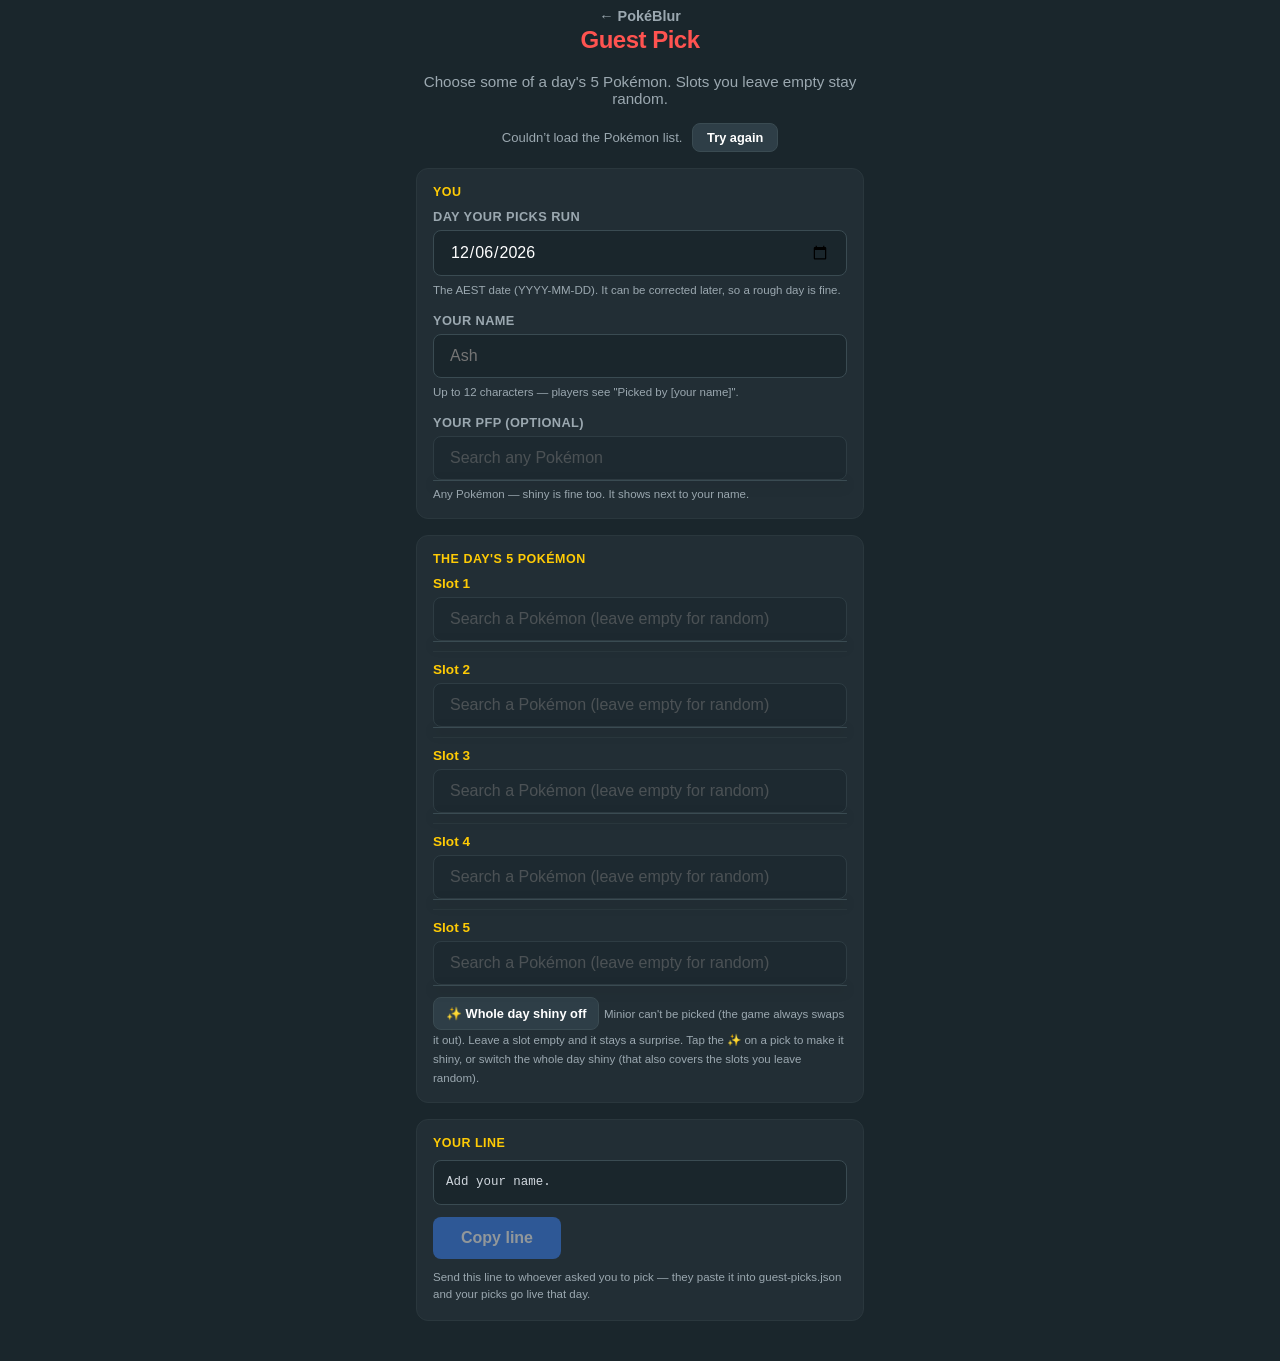
<file: pick.html>
<!DOCTYPE html>
<html lang="en">
<head>
  <meta charset="UTF-8" />
  <meta name="viewport" content="width=device-width, initial-scale=1.0"/>
  <title>PokéBlur · Guest Pick</title>
  <meta name="description" content="Pick the Pokémon for a future PokéBlur daily puzzle." />
  <!-- Helper page for arranging guest picks, not game content: keep it out of search results -->
  <meta name="robots" content="noindex" />

  <!-- Same hosts the game uses; warming them makes the first search snappier -->
  <link rel="preconnect" href="https://pokeapi.co" crossorigin />
  <link rel="preconnect" href="https://raw.githubusercontent.com" />
  <!-- The site's own skin; ?v= matches index.html so a visitor who has played reuses their cached copy -->
  <link rel="stylesheet" href="style.css?v=2026-11-12d" />
  <link rel="icon" type="image/png" sizes="192x192" href="favicon.png" />
  <link rel="apple-touch-icon" href="apple-touch-icon.png" />

  <style>
    /* pick.html-only styles. Everything else (buttons, suggestion rows, .guest-credit) is reused from
       style.css so this page always looks like the game. */
    /* No fixed site header on this page, so drop the 56px top offset .main-content adds for it */
    .pick-page.main-content { margin-top: 0; padding-top: 8px; }

    .pick-back { color: #9ba8b0; text-decoration: none; font-size: 0.9rem; font-weight: 600; }
    .pick-back:hover { color: #ffffff; }

    .pick-title { margin: 2px 0 4px; font-size: 1.5rem; font-weight: 800; color: #ff5350; letter-spacing: -0.5px; }

    .pick-status { font-size: 0.82rem; color: #9ba8b0; margin: 0 0 16px; min-height: 1.2em; }
    .pick-status .action-btn { padding: 6px 14px; font-size: 0.8rem; margin-left: 6px; }

    .pick-card { width: 100%; background-color: #222e35; border: 1px solid #2a373d; border-radius: 12px; padding: 16px; margin-bottom: 16px; text-align: left; }
    .pick-card-title { margin: 0 0 10px; font-size: 0.78rem; font-weight: 700; color: #ffcb05; text-transform: uppercase; letter-spacing: 0.5px; }

    .pick-field { display: flex; flex-direction: column; gap: 6px; margin-bottom: 14px; text-align: left; }
    .pick-field:last-child { margin-bottom: 0; }
    .pick-label { font-size: 0.8rem; font-weight: 700; color: #9ba8b0; text-transform: uppercase; letter-spacing: 0.4px; }
    .pick-hint { font-size: 0.72rem; color: #9ba8b0; line-height: 1.45; }

    .pick-slot { display: flex; flex-direction: column; gap: 6px; padding: 10px 0; border-bottom: 1px solid #2a373d; }
    .pick-slot:first-child { padding-top: 0; }
    .pick-slot:last-child { border-bottom: none; padding-bottom: 0; }
    .pick-slot-label { font-size: 0.85rem; font-weight: 700; color: #ffcb05; }

    .pick-search { position: relative; }
    /* 1rem = 16px: smaller input fonts make iOS zoom the whole page on focus */
    .pick-input { width: 100%; padding: 12px 16px; font-size: 1rem; border-radius: 8px; border: 1px solid #3a4b52; background-color: #1a262c; color: #ffffff; outline: none; font-family: inherit; }
    .pick-input:focus { border-color: #3b82f6; }
    .pick-input:disabled { opacity: 0.5; }

    /* Same look as the game's autocomplete dropdown; the rows themselves come from style.css (.suggestion-item) */
    .pick-suggest { position: absolute; top: 100%; left: 0; right: 0; background-color: #222e35; border: 1px solid #3a4b52; border-top: none; border-radius: 0 0 8px 8px; max-height: 248px; overflow-y: auto; z-index: 50; box-shadow: 0 4px 12px rgba(0, 0, 0, 0.4); }
    .suggestion-item.suggestion-used { opacity: 0.45; cursor: default !important; }

    /* A chosen Pokémon: tap the chip to swap it, ✕ to clear it back to random. A div with role=button (not a
       <button>) so the ✨ shiny toggle inside it can be a real button. */
    .pick-chip { position: relative; display: flex; align-items: center; gap: 6px; width: 100%; padding: 4px 10px 4px 4px; background-color: #2e3e47; border: 1px solid #3a4b52; border-radius: 999px; cursor: pointer; }
    .pick-chip img { width: 36px; height: 36px; image-rendering: pixelated; object-fit: contain; }
    .pick-chip-name { flex: 1; text-align: left; font-size: 0.95rem; font-weight: 600; }
    .pick-chip-x { font-size: 0.8rem; color: #9ba8b0; padding: 8px; }
    .pick-chip:hover .pick-chip-x { color: #ffffff; }

    /* The ✨ shiny toggle next to the name: grey until on, gold and lit when the pick is shiny */
    .pick-shiny-toggle { flex: none; border: none; background: transparent; padding: 8px; font-size: 0.95rem; line-height: 1; cursor: pointer; border-radius: 50%; filter: grayscale(1); opacity: 0.55; transition: filter .15s ease, opacity .15s ease, transform .1s ease; }
    .pick-shiny-toggle:hover { opacity: 0.9; }
    .pick-shiny-toggle:active { transform: scale(0.9); }
    .pick-shiny-toggle[aria-pressed="true"] { filter: none; opacity: 1; }

    /* A shiny pick: gold border + glow, and a light glint that keeps sweeping across the chip so it's obvious
       at a glance (the sprite also swaps to its shiny colours). */
    .pick-shine { border-color: #ffcb05 !important; box-shadow: 0 0 10px rgba(255, 203, 5, 0.45); overflow: hidden; }
    .pick-shine::after {
      content: '';
      position: absolute;
      top: -20%;
      bottom: -20%;
      left: -70%;
      width: 55%;
      background: linear-gradient(100deg, transparent, rgba(255, 255, 255, 0.5), transparent);
      transform: skewX(-18deg);
      animation: pick-glint 6s ease-in-out infinite;
      pointer-events: none;
    }
    /* 6s cycle with a dwell (cross in the first quarter, rest off-screen): the chip is small, and a light
       sweeping every 2.6s read as blinking rather than gleaming */
    @keyframes pick-glint {
      0% { left: -70%; }
      25%, 100% { left: 130%; }
    }
    /* Reduced motion: keep the gold border and glow, drop the moving light */
    @media (prefers-reduced-motion: reduce) {
      .pick-shine::after { animation: none; display: none; }
    }

    /* The pfp's shiny sprite gets the same gold treatment */
    .pick-av-img-shiny { border-color: #ffcb05 !important; box-shadow: 0 0 10px rgba(255, 203, 5, 0.45); }

    /* The pfp row once a Pokémon is chosen */
    .pick-av-chosen { display: flex; align-items: center; gap: 10px; }
    .pick-av-chosen img { width: 48px; height: 48px; image-rendering: pixelated; object-fit: contain; background-color: #1a262c; border: 1px solid #3a4b52; border-radius: 8px; padding: 2px; }
    .pick-av-name { flex: 1; font-weight: 700; }
    .pick-shiny-btn { padding: 8px 12px; font-size: 0.8rem; }
    .pick-av-clear { padding: 8px 10px; font-size: 0.8rem; }
    .pick-shiny-btn[aria-pressed="true"] { border-color: #ffcb05; color: #ffcb05; }
    /* The whole-day toggle sits alone under the slot list, so it needs its own gap */
    .pick-day-shiny { margin-top: 12px; }

    /* The ready-to-paste line */
    .pick-pre { white-space: pre-wrap; word-break: break-all; text-align: left; background-color: #1a262c; border: 1px solid #3a4b52; border-radius: 8px; padding: 12px; font-size: 0.78rem; line-height: 1.5; color: #d0d7de; margin: 0 0 12px; font-family: Consolas, Monaco, "Courier New", monospace; }
    .pick-out-hint { font-size: 0.72rem; color: #9ba8b0; line-height: 1.5; margin: 10px 0 0; }

    /* Badge preview: .guest-credit (style.css) does the text and colours, only the sprite needs sizing */
    #pick-credit-preview { margin: 0 0 12px; }
    #pick-credit-preview img { width: 28px; height: 28px; image-rendering: pixelated; object-fit: contain; }

    /* Off-screen but focusable: the old-Safari copy fallback needs a real textarea to select() */
    .pick-copy-fallback { position: fixed; top: -100vh; left: 0; }

    /* Phones: comfier tap targets on the small buttons (html.touch-ui is set by settings.js) */
    html.touch-ui .pick-shiny-btn, html.touch-ui .pick-av-clear { padding: 10px 14px; }
    html.touch-ui .pick-chip-x { padding: 10px; }
    html.touch-ui .pick-shiny-toggle { padding: 10px; }
  </style>
</head>
<body>
  <main class="main-content pick-page">
    <a class="pick-back" href="index.html">&#8592; PokéBlur</a>
    <h1 class="pick-title">Guest Pick</h1>
    <p class="subtitle">Choose some of a day's 5 Pokémon. Slots you leave empty stay random.</p>
    <p class="pick-status" id="pick-status">Loading Pokémon&hellip;</p>

    <section class="pick-card">
      <p class="pick-card-title">You</p>
      <div class="pick-field">
        <label class="pick-label" for="pick-date">Day your picks run</label>
        <input type="date" id="pick-date" class="pick-input" />
        <span class="pick-hint">The AEST date (YYYY-MM-DD). It can be corrected later, so a rough day is fine.</span>
      </div>
      <div class="pick-field">
        <label class="pick-label" for="pick-name">Your name</label>
        <input type="text" id="pick-name" class="pick-input" maxlength="12" placeholder="Ash" autocomplete="off" />
        <span class="pick-hint">Up to 12 characters &mdash; players see "Picked by [your name]".</span>
      </div>
      <div class="pick-field">
        <label class="pick-label" for="pick-av-input">Your pfp (optional)</label>
        <div class="pick-search">
          <input type="text" id="pick-av-input" class="pick-input" placeholder="Search any Pokémon" autocomplete="off" spellcheck="false" disabled />
          <div class="pick-suggest" id="pick-av-suggest"></div>
        </div>
        <div class="pick-av-chosen hidden" id="pick-av-chosen">
          <img id="pick-av-img" alt="" />
          <span id="pick-av-name" class="pick-av-name"></span>
          <button type="button" id="pick-av-shiny" class="action-btn pick-shiny-btn" aria-pressed="false">&#10024; Shiny off</button>
          <button type="button" id="pick-av-clear" class="action-btn pick-av-clear" aria-label="Remove pfp">&#10005;</button>
        </div>
        <span class="pick-hint">Any Pokémon &mdash; shiny is fine too. It shows next to your name.</span>
      </div>
    </section>

    <section class="pick-card">
      <p class="pick-card-title">The day's 5 Pokémon</p>
      <div id="pick-slots"></div>
      <button type="button" id="pick-day-shiny" class="action-btn pick-shiny-btn pick-day-shiny" aria-pressed="false">&#10024; Whole day shiny off</button>
      <span class="pick-hint">Minior can't be picked (the game always swaps it out). Leave a slot empty and it stays a surprise. Tap the &#10024; on a pick to make it shiny, or switch the whole day shiny (that also covers the slots you leave random).</span>
    </section>

    <section class="pick-card">
      <p class="pick-card-title">Your line</p>
      <div class="guest-credit hidden" id="pick-credit-preview"></div>
      <pre class="pick-pre" id="pick-line">Add your name and pick at least one Pokémon.</pre>
      <button type="button" id="pick-copy" class="primary-btn" disabled>Copy line</button>
      <p class="pick-out-hint">Send this line to whoever asked you to pick &mdash; they paste it into guest-picks.json and your picks go live that day.</p>
    </section>
  </main>

  <!-- settings.js is only here for the html.touch-ui phone class (it shows no panel without a settings button).
       pbkeyboard.js is deliberately NOT here: it only manages the game's answer boxes. -->
  <script src="settings.js?v=2026-11-12d"></script>
  <script>
  (function () {
    'use strict';

    // This page mirrors a few tiny pieces of game.js (list fetch + shared cache, name formatting, AEST
    // date math) instead of loading game.js itself: loading the game file would boot the whole Daily here.

    const LIST_URL = 'https://pokeapi.co/api/v2/pokemon?limit=10275';
    const LIST_URL_PREFIX = 'https://pokeapi.co/api/v2/pokemon/';
    const LIST_CACHE_KEY = 'pokeblur-pokemon-list';   // the game's own cache: anyone who has played loads instantly
    const SPRITE_BASE = 'https://raw.githubusercontent.com/PokeAPI/sprites/master/sprites/pokemon/';   // same sprites the guest pfp badge uses
    const AEST_MS = 10 * 60 * 60 * 1000;              // fixed UTC+10 all year (Queensland has no DST) - same as game.js
    const SLOTS = 5;
    const MAX_SUGGESTIONS = 8;

    let species = [];                                 // first 1025 PokéAPI entries: { id, rawName, displayName, lc }
    const slotPicks = new Array(SLOTS).fill(null);
    const slotShiny = new Array(SLOTS).fill(false);    // per-slot shiny flag -> "shiny": ["1", ...] in the line
    let dayShiny = false;                              // whole-day shiny flag -> "modifier": "shiny" in the line
    let avPick = null;                                // { id, displayName } for the pfp
    let avShiny = false;
    let lineValid = false;
    const speciesInputs = [];                         // search inputs stay disabled until the list is ready

    const $ = id => document.getElementById(id);
    const dateEl = $('pick-date');
    const nameEl = $('pick-name');
    const statusEl = $('pick-status');
    const lineEl = $('pick-line');
    const copyBtn = $('pick-copy');
    const creditEl = $('pick-credit-preview');

    // ---- copied from game.js so this page shows the exact names players type ----

    function formatPokemonName(rawName) {
      const cap = w => w.charAt(0).toUpperCase() + w.slice(1);
      let tokens = rawName.split('-');
      let prefix = '';
      if (tokens.includes('mega')) prefix = 'Mega ';
      else if (tokens.includes('gmax')) prefix = 'Gigantamax ';
      else if (tokens.includes('primal')) prefix = 'Primal ';
      if (prefix) tokens = tokens.filter(t => t !== 'mega' && t !== 'gmax' && t !== 'primal');
      return prefix + tokens.map(cap).join(' ');
    }

    function aestDateKey(daysAhead) {
      // Same trick as puzzleDate() in game.js: shift into AEST, then read UTC parts only.
      const s = new Date(Date.now() + AEST_MS + daysAhead * 86400000);
      return s.getUTCFullYear() + '-' + String(s.getUTCMonth() + 1).padStart(2, '0') + '-' + String(s.getUTCDate()).padStart(2, '0');
    }

    async function loadList() {
      try {
        const cached = JSON.parse(localStorage.getItem(LIST_CACHE_KEY));
        if (cached && Array.isArray(cached.items) && cached.items.length >= 1025) return cached.items;
      } catch (e) {}
      let lastErr;
      for (let attempt = 0; attempt < 2; attempt++) {   // same two-tries-with-timeout shape as the game
        const controller = new AbortController();
        const timer = setTimeout(() => controller.abort(), 20000);
        try {
          const res = await fetch(LIST_URL, { signal: controller.signal });
          if (!res.ok) throw new Error('HTTP ' + res.status);
          const data = await res.json();
          if (!data || !Array.isArray(data.results) || data.results.length < 1025) throw new Error('Unexpected list response');
          // Save in the game's exact [name, id-tail] shape so the shared cache stays valid for the game too.
          try {
            localStorage.setItem(LIST_CACHE_KEY, JSON.stringify({
              savedAt: Date.now(),
              items: data.results.map(r => [r.name, r.url.startsWith(LIST_URL_PREFIX) ? r.url.slice(LIST_URL_PREFIX.length) : r.url])
            }));
          } catch (e) {}
          return data.results;
        } catch (e) { lastErr = e; } finally { clearTimeout(timer); }
      }
      throw lastErr;
    }

    function toSpecies(items) {
      // Only the first 1025 entries are the species; the game ignores picks outside dex 1-1025.
      return items.slice(0, 1025).map((it, i) => {
        const rawName = (Array.isArray(it) ? it[0] : it.name) || '';
        const displayName = formatPokemonName(rawName);
        return { id: i + 1, rawName, displayName, lc: displayName.toLowerCase() };
      }).filter(p => p.rawName !== 'minior-red-meteor');   // #774: the game re-rolls Minior, so a pick of it would silently be ignored
    }

    // ---- autocomplete: compact cousin of the game's, with sprite rows like Reverse Mode ----

    function attachSearch(inputEl, listEl, isUsed, onPick) {
      let active = -1;
      const rows = () => Array.from(listEl.querySelectorAll('.suggestion-item:not(.suggestion-empty)'));

      const mark = items => {
        items.forEach(el => el.classList.remove('active'));
        if (active >= 0 && items[active]) items[active].classList.add('active');
      };

      inputEl.addEventListener('input', () => {
        active = -1;
        const q = inputEl.value.toLowerCase().trim();
        listEl.innerHTML = '';
        if (!q) return;
        // Starts-with matches first, then contains - same order as the game's autocomplete.
        const starts = [], others = [];
        for (const p of species) {
          const pos = p.lc.indexOf(q);
          if (pos === 0) {
            starts.push(p);
            if (starts.length >= MAX_SUGGESTIONS) break;
          } else if (others.length < MAX_SUGGESTIONS && pos > 0) others.push(p);
        }
        const matches = starts.concat(others).slice(0, MAX_SUGGESTIONS);
        if (!matches.length) {
          listEl.innerHTML = '<div class="suggestion-item suggestion-empty">No Pokémon found</div>';
          return;
        }
        matches.forEach(p => {
          const used = isUsed(p);
          const row = document.createElement('div');
          row.className = 'suggestion-item' + (used ? ' suggestion-used' : '');
          const img = document.createElement('img');
          img.className = 'suggestion-sprite';
          img.alt = '';
          img.decoding = 'async';
          img.src = SPRITE_BASE + p.id + '.png';
          const nm = document.createElement('span');
          nm.className = 'suggestion-name';
          nm.textContent = p.displayName + (used ? ' \u2014 already picked' : '');
          row.append(img, nm);
          row.addEventListener('mousedown', e => e.preventDefault());   // keep focus in the box, like the game
          row.addEventListener('click', () => { listEl.innerHTML = ''; if (!used) onPick(p); });
          listEl.appendChild(row);
        });
      });

      inputEl.addEventListener('keydown', e => {
        const items = rows();
        if (!items.length) return;
        if (e.key === 'ArrowDown') { e.preventDefault(); active = Math.min(active + 1, items.length - 1); mark(items); }
        else if (e.key === 'ArrowUp') { e.preventDefault(); active = Math.max(active - 1, 0); mark(items); }
        else if (e.key === 'Enter') { e.preventDefault(); const t = items[Math.max(active, 0)]; if (t) t.click(); listEl.innerHTML = ''; }
        else if (e.key === 'Escape') { listEl.innerHTML = ''; active = -1; }
      });

      // Tapping anywhere else closes the dropdown; the 150ms grace keeps a tap on a row working on phones.
      inputEl.addEventListener('blur', () => setTimeout(() => { listEl.innerHTML = ''; active = -1; }, 150));
    }

    // ---- slot rows ----

    function buildSlotRow(i) {
      const row = document.createElement('div');
      row.className = 'pick-slot';

      const label = document.createElement('span');
      label.className = 'pick-slot-label';
      label.textContent = 'Slot ' + (i + 1);

      const search = document.createElement('div');
      search.className = 'pick-search';

      const input = document.createElement('input');
      input.type = 'text';
      input.className = 'pick-input';
      input.placeholder = 'Search a Pok\u00e9mon (leave empty for random)';
      input.autocomplete = 'off';
      input.spellcheck = false;
      input.setAttribute('aria-label', 'Pok\u00e9mon for slot ' + (i + 1));
      input.disabled = true;                    // enabled once the species list has loaded
      speciesInputs.push(input);

      const list = document.createElement('div');
      list.className = 'pick-suggest';
      search.append(input, list);

      const chip = document.createElement('div');
      chip.className = 'pick-chip hidden';
      chip.title = 'Tap to change, \u2715 to clear';
      chip.setAttribute('role', 'button');
      chip.setAttribute('tabindex', '0');
      chip.setAttribute('aria-label', 'Slot ' + (i + 1) + ' pick: tap to change');
      const chipImg = document.createElement('img');
      chipImg.alt = '';
      const chipName = document.createElement('span');
      chipName.className = 'pick-chip-name';
      // \u2728 marks the pick as shiny: gold + a glint sweeping the chip, and the sprite shows its shiny colours
      const chipStar = document.createElement('button');
      chipStar.type = 'button';
      chipStar.className = 'pick-shiny-toggle';
      chipStar.title = 'Make this pick shiny';
      chipStar.setAttribute('aria-label', 'Slot ' + (i + 1) + ' shiny');
      chipStar.setAttribute('aria-pressed', 'false');
      chipStar.textContent = '\u2728';
      const chipX = document.createElement('span');
      chipX.className = 'pick-chip-x';
      chipX.setAttribute('aria-hidden', 'true');
      chipX.textContent = '\u2715';
      chip.append(chipImg, chipName, chipStar, chipX);

      const paint = () => {
        const p = slotPicks[i];
        chip.classList.toggle('hidden', !p);
        search.classList.toggle('hidden', !!p);
        if (p) {
          chipImg.src = SPRITE_BASE + (slotShiny[i] ? 'shiny/' : '') + p.id + '.png';
          chipName.textContent = p.displayName;
          chip.classList.toggle('pick-shine', !!slotShiny[i]);
          chipStar.setAttribute('aria-pressed', slotShiny[i] ? 'true' : 'false');
        } else {
          input.value = '';
          list.innerHTML = '';
        }
      };

      chipStar.addEventListener('click', e => {
        e.stopPropagation();                     // the chip itself must not reopen the search
        if (!slotPicks[i]) return;
        slotShiny[i] = !slotShiny[i];
        paint();
        updateOutput();
      });

      chip.addEventListener('click', e => {
        if (chipX.contains(e.target)) {         // \u2715 clears the pick (and its shiny flag) entirely
          slotPicks[i] = null;
          slotShiny[i] = false;
          paint();
          updateOutput();
        } else if (!chipStar.contains(e.target)) {   // a tap on the chip reopens the search; the pick stays until replaced
          chip.classList.add('hidden');
          search.classList.remove('hidden');
          input.focus();
        }
      });
      // Keyboard on the chip div itself (the star button handles its own keys)
      chip.addEventListener('keydown', e => {
        if (e.target !== chip) return;
        if (e.key === 'Enter' || e.key === ' ') {
          e.preventDefault();
          chip.classList.add('hidden');
          search.classList.remove('hidden');
          input.focus();
        }
      });

      // Another slot's pick can't be reused (the game ignores duplicate picks); this slot's own can.
      attachSearch(input, list, p => slotPicks.some((q, j) => q && j !== i && q.id === p.id), p => {
        slotPicks[i] = p;
        slotShiny[i] = false;                    // the star belongs to the Pokémon it was tapped on
        paint();
        updateOutput();
      });

      row.append(label, search, chip);
      return row;
    }

    // ---- the pfp row ----

    const avInput = $('pick-av-input');
    const avSuggest = $('pick-av-suggest');
    const avChosen = $('pick-av-chosen');
    const avImg = $('pick-av-img');
    const avName = $('pick-av-name');
    const avShinyBtn = $('pick-av-shiny');
    speciesInputs.push(avInput);

    function paintAvatar() {
      avChosen.classList.toggle('hidden', !avPick);
      avInput.parentElement.classList.toggle('hidden', !!avPick);
      if (avPick) {
        avImg.src = SPRITE_BASE + (avShiny ? 'shiny/' : '') + avPick.id + '.png';
        avName.textContent = avPick.displayName;
      }
      avImg.classList.toggle('pick-av-img-shiny', !!(avPick && avShiny));   // same gold glow as shiny slot picks
      avShinyBtn.textContent = avShiny ? '\u2728 Shiny on' : '\u2728 Shiny off';
      avShinyBtn.setAttribute('aria-pressed', avShiny ? 'true' : 'false');
    }

    // The pfp may be ANY Pokémon (even one of the day's picks), so nothing is "used" here.
    attachSearch(avInput, avSuggest, () => false, p => { avPick = p; paintAvatar(); updateOutput(); });
    avShinyBtn.addEventListener('click', () => { avShiny = !avShiny; paintAvatar(); updateOutput(); });
    $('pick-av-clear').addEventListener('click', () => { avPick = null; paintAvatar(); updateOutput(); });

    // ---- the whole-day shiny toggle ----

    // Same behaviour as the pfp's shiny button: a text + colour flip. Covers every slot of that day, including
    // the ones left random, so a special day doesn't need all 5 slots picked to be all-shiny.
    const dayShinyBtn = $('pick-day-shiny');
    function paintDayShiny() {
      dayShinyBtn.textContent = dayShiny ? '\u2728 Whole day shiny on' : '\u2728 Whole day shiny off';
      dayShinyBtn.setAttribute('aria-pressed', dayShiny ? 'true' : 'false');
    }
    dayShinyBtn.addEventListener('click', () => { dayShiny = !dayShiny; paintDayShiny(); updateOutput(); });

    // ---- the output line ----

    function updateOutput() {
      const by = nameEl.value.trim();
      const count = slotPicks.filter(Boolean).length;

      // Badge preview: same wording and look the daily header will show (renderGuestCredit in game.js).
      creditEl.replaceChildren();
      if (by && count) {
        if (avPick) {
          const img = document.createElement('img');
          img.src = SPRITE_BASE + (avShiny ? 'shiny/' : '') + avPick.id + '.png';
          img.alt = '';
          creditEl.appendChild(img);
        }
        const b = document.createElement('b');
        b.className = 'guest-name';
        b.textContent = by;
        const txt = document.createElement('span');
        txt.append('Picked by ', b);   // matches the game's badge: just the pfp and the name, no pick count
        creditEl.appendChild(txt);
      }
      creditEl.classList.toggle('hidden', !(by && count));

      lineValid = !!(dateEl.value && by && count);
      copyBtn.disabled = !lineValid;
      if (!lineValid) {
        lineEl.textContent = !dateEl.value ? 'Set the day your picks run.' : !by ? 'Add your name.' : 'Pick a Pok\u00e9mon in at least one slot.';
        return;
      }
      const picks = slotPicks.map((p, i) => p ? '"' + (i + 1) + '": ' + p.id : null).filter(Boolean).join(', ');
      const shinyList = slotPicks.map((p, i) => (p && slotShiny[i]) ? '"' + (i + 1) + '"' : null).filter(Boolean).join(', ');
      const shinyOut = shinyList ? ', "shiny": [' + shinyList + ']' : '';   // only present when a pick is shiny
      const modOut = dayShiny ? ', "modifier": "shiny"' : '';                // only present when the whole day is shiny
      const av = avPick ? '"av": "' + avPick.id + '.' + (avShiny ? 1 : 0) + '.0", ' : '';
      // Same compact shape as the lines already in guest-picks.json, incl. the 2-space indent and trailing comma.
      lineEl.textContent = '  "' + dateEl.value + '": { "by": ' + JSON.stringify(by) + ', ' + av + '"picks": { ' + picks + ' }' + shinyOut + modOut + ' },';
    }

    copyBtn.addEventListener('click', async () => {
      if (!lineValid) return;
      const text = lineEl.textContent;
      let ok = false;
      try { await navigator.clipboard.writeText(text); ok = true; } catch (e) {}
      if (!ok) {
        // Older Safari, or a local file preview where the clipboard API is unavailable: the textarea trick still works.
        const ta = document.createElement('textarea');
        ta.value = text;
        ta.setAttribute('readonly', '');
        ta.className = 'pick-copy-fallback';
        document.body.appendChild(ta);
        ta.select();
        try { ok = document.execCommand('copy'); } catch (e) {}
        ta.remove();
      }
      copyBtn.textContent = ok ? 'Copied!' : 'Copy failed \u2014 long-press the line above';
      copyBtn.disabled = true;
      setTimeout(() => { copyBtn.textContent = 'Copy line'; updateOutput(); }, 1500);
    });

    // ---- the rest ----

    nameEl.addEventListener('input', () => {
      // Same characters game.js strips from guest names, applied live so what you see is what ships.
      const clean = nameEl.value.replace(/[\u0000-\u001f<>&"']/g, '');
      if (clean !== nameEl.value) nameEl.value = clean;
      updateOutput();
    });
    dateEl.addEventListener('change', updateOutput);

    async function loadSpeciesList() {
      speciesInputs.forEach(el => el.disabled = true);
      try {
        const items = await loadList();
        species = toSpecies(items);
        statusEl.textContent = 'Pok\u00e9mon loaded \u2014 tap any box and start typing.';
        speciesInputs.forEach(el => el.disabled = false);
      } catch (e) {
        // Same recovery pattern as the game: say what happened, offer a retry.
        statusEl.replaceChildren(document.createTextNode('Couldn\u2019t load the Pok\u00e9mon list. '));
        const retry = document.createElement('button');
        retry.type = 'button';
        retry.className = 'action-btn';
        retry.textContent = 'Try again';
        retry.addEventListener('click', () => { statusEl.textContent = 'Loading Pok\u00e9mon\u2026'; loadSpeciesList(); });
        statusEl.appendChild(retry);
      }
    }

    // ---- boot ----
    dateEl.value = aestDateKey(1);   // tomorrow AEST: guest picks are normally made for a coming day
    const slotsBox = $('pick-slots');
    for (let i = 0; i < SLOTS; i++) slotsBox.appendChild(buildSlotRow(i));
    paintAvatar();
    paintDayShiny();
    updateOutput();
    loadSpeciesList();
  })();
  </script>
</body>
</html>
</file>
<file: style.css>
/* ==========================================
   BASE & LAYOUT
   ========================================== */
* {
  box-sizing: border-box;
}

body {
  margin: 0;
  padding: 0;
  background-color: #1a262c;
  color: #ffffff;
  font-family: -apple-system, BlinkMacSystemFont, "Segoe UI", Roboto, Helvetica, Arial, sans-serif;
  display: flex;
  flex-direction: column;
  align-items: center;
  min-height: 100vh;
  min-height: 100dvh;   /* iOS: 100vh is taller than the visible page while the toolbar is showing */
  overflow-x: hidden;
}

/* ==========================================
   FIXED TOP HEADER
   ========================================== */
.top-header {
  position: fixed;
  top: 0;
  left: 0;
  width: 100%;
  height: 56px;
  background-color: #12191d;
  border-bottom: 1px solid #2a373d;
  display: flex;
  align-items: center;
  padding: 0 24px;
  z-index: 1000;
}

.header-left {
  display: flex;
  align-items: center;
  gap: 24px;
}

.logo-title {
  margin: 0;
  font-size: 1.4rem;
  font-weight: 800;
  color: #ff5350;
  letter-spacing: -0.5px;
}

.nav-links {
  display: flex;
  gap: 8px;
}

.nav-tab {
  background: transparent;
  border: 1px solid transparent;
  color: #9ba8b0;
  padding: 6px 14px;
  border-radius: 6px;
  font-size: 0.9rem;
  font-weight: 600;
  cursor: pointer;
  transition: all 0.2s ease;
}

.nav-tab:hover {
  color: #ffffff;
  background-color: rgba(255, 255, 255, 0.05);
}

.nav-tab.active {
  background-color: #243238;
  color: #ffffff;
  border-color: #3a4b52;
}

/* ==========================================
   MAIN GAME CONTAINER & VIEWS
   ========================================== */
.main-content {
  margin-top: var(--header-height, 56px); /* Offset for top fixed header */
  width: 100%;
  max-width: 480px;
  padding: 24px 16px;
  text-align: center;
  display: flex;
  flex-direction: column;
  align-items: center;
}

#daily-view, #unlimited-view {
  position: relative; /* Container anchor for centered Game Over overlay */
  width: 100%;
  display: flex;
  flex-direction: column;
  align-items: center;
}

.hidden {
  display: none !important;
}

/* Header Text */
.game-header h2 {
  margin: 0 0 6px 0;
  font-size: 1.1rem;
  color: #9ba8b0;
  font-weight: 500;
}

#round-label, #unlimited-round-label {
  margin: 4px 0;
  font-size: 1rem;
  color: #d0d7de;
  font-weight: 600;
}

#stage-label, #unlimited-stage-label {
  margin: 2px 0 16px 0;
  font-size: 0.9rem;
  color: #3b82f6;
  font-weight: 600;
}

/* ==========================================
   UNLIMITED MODE SUB-NAVIGATION
   ========================================== */
.unlimited-header-nav {
  display: flex;
  gap: 12px;
  margin-bottom: 16px;
  background-color: #12191d;
  padding: 6px;
  border-radius: 10px;
  border: 1px solid #2a373d;
}

.mode-toggle-btn {
  background: transparent;
  border: none;
  color: #9ba8b0;
  padding: 8px 16px;
  border-radius: 6px;
  font-size: 0.9rem;
  font-weight: 700;
  cursor: pointer;
  transition: all 0.2s ease;
}

.mode-toggle-btn:hover {
  color: #ffffff;
}

.mode-toggle-btn.active {
  background-color: #3b82f6;
  color: #ffffff;
}

/* ==========================================
   IMAGE FRAME & OVERLAY
   ========================================== */
.image-wrapper {
  position: relative;
  width: 280px;
  height: 280px;
  margin: 0 auto 16px auto;
  background-color: #222e35;
  border: 2px solid #2a373d;
  border-radius: 16px;
  overflow: hidden;
  display: flex;
  align-items: center;
  justify-content: center;
  box-shadow: 0 8px 24px rgba(0, 0, 0, 0.3);
}

/* Shiny Daily Pokémon (guest shiny picks now; Shiny Saturdays in step 6 will reuse this): gold frame plus a
   light that keeps sweeping across the square, so players know to watch for shiny colours as the image unblurs.
   Daily only — setDailyShinyGlint puts this class solely on the daily's image wrapper, never another mode's.
   The #daily-view:not(.hidden) prefix out-specifies the per-mode wrapper tint (body:has(#daily-view...) .image-wrapper
   further down), which already paints the daily's border a faint gold — the glint makes it solid and lit. */
#daily-view:not(.hidden) .image-wrapper.shiny-glint {
  border-color: #ffcb05;
  box-shadow: 0 0 18px rgba(255, 203, 5, 0.45), 0 8px 24px rgba(0, 0, 0, 0.35);
}
.image-wrapper.shiny-glint::after {
  content: '';
  position: absolute;
  top: -20%;
  bottom: -20%;
  left: -70%;
  width: 55%;
  background: linear-gradient(100deg, transparent, rgba(255, 255, 255, 0.5), transparent);
  transform: skewX(-18deg);
  animation: shiny-sweep 7s ease-in-out infinite;
  pointer-events: none;
}
/* ~7s cycle with a dwell: the light crosses during the first quarter, then rests off-screen. At the old 2.6s it
   swept almost back-to-back, which read as constant flicker instead of an occasional gleam. */
@keyframes shiny-sweep {
  0% { left: -70%; }
  25%, 100% { left: 130%; }
}
/* Reduced motion: keep the gold frame and glow, drop the moving light */
@media (prefers-reduced-motion: reduce) {
  .image-wrapper.shiny-glint::after { animation: none; display: none; }
}


#pokemon-image, #unlimited-pokemon-image, #timed-pokemon-image {
  width: 100%;
  height: 100%;
  object-fit: contain;
  transition: filter 0.4s ease;
  pointer-events: none; /* Disables clicking, dragging, and native ghost previews */
  -webkit-user-drag: none;
  user-select: none;
}

.overlay {
  position: absolute;
  top: 0;
  left: 0;
  width: 100%;
  height: 100%;
  background: rgba(18, 25, 29, 0.85);
  color: #ffffff;
  display: flex;
  align-items: center;
  justify-content: center;
  font-weight: 600;
  font-size: 1.1rem;
  opacity: 0;
  pointer-events: none;
  transition: opacity 0.2s ease;
  z-index: 10;
}

.overlay.visible {
  opacity: 1;
  pointer-events: all;
}

/* ==========================================
   START SCREEN & BUTTONS
   ========================================== */
#start-screen {
  margin-top: 8px;
}

.subtitle {
  color: #9ba8b0;
  font-size: 0.95rem;
  margin-bottom: 16px;
}

.primary-btn {
  background-color: #3b82f6;
  color: #ffffff;
  border: none;
  padding: 12px 28px;
  font-size: 1rem;
  font-weight: 700;
  border-radius: 8px;
  cursor: pointer;
  transition: background-color 0.2s ease, transform 0.1s ease;
}

.primary-btn:hover {
  background-color: #2563eb;
}

.primary-btn:active {
  transform: scale(0.98);
}

/* ==========================================
   SEARCH & AUTOCOMPLETE
   ========================================== */
#search-wrapper, #unlimited-search-wrapper, #timed-search-wrapper {
  position: relative;
  width: 100%;
  max-width: 320px;
  margin: 0 auto 12px auto;
}

#guess-input, #unlimited-guess-input, #timed-guess-input {
  width: 100%;
  padding: 12px 16px;
  font-size: 1rem;
  border-radius: 8px;
  border: 1px solid #3a4b52;
  background-color: #222e35;
  color: #ffffff;
  outline: none;
  transition: border-color 0.2s ease;
}

#guess-input:focus, #unlimited-guess-input:focus, #timed-guess-input:focus {
  border-color: #3b82f6;
}

#suggestions, #unlimited-suggestions, #timed-suggestions {
  position: absolute;
  top: 100%;
  left: 0;
  right: 0;
  background-color: #222e35;
  border: 1px solid #3a4b52;
  border-top: none;
  border-bottom-left-radius: 8px;
  border-bottom-right-radius: 8px;
  max-height: 200px;
  overflow-y: auto;
  z-index: 50;
  box-shadow: 0 4px 12px rgba(0, 0, 0, 0.4);
}

.suggestion-item {
  padding: 10px 16px;
  cursor: pointer;
  text-align: left;
  font-size: 0.95rem;
  color: #d0d7de;
  border-bottom: 1px solid #2a373d;
}

.suggestion-item:last-child {
  border-bottom: none;
}

.suggestion-item:hover,
.suggestion-item.active {
  background-color: #2e3e47;
  color: #ffffff;
}

/* ==========================================
   ACTION BUTTONS & MESSAGES
   ========================================== */
#buttons, #unlimited-buttons {
  margin-top: 8px;
  display: flex;
  gap: 12px;
  justify-content: center;
}

.action-btn {
  background-color: #2e3e47;
  color: #ffffff;
  border: 1px solid #3a4b52;
  padding: 10px 20px;
  font-size: 0.95rem;
  font-weight: 600;
  border-radius: 8px;
  cursor: pointer;
  transition: all 0.2s ease;
}

.action-btn:hover {
  background-color: #3a4b52;
}

.action-btn:disabled {
  opacity: 0.5;
  cursor: not-allowed;
}

#next-btn, #unlimited-next-btn {
  background-color: #3b82f6;
  border-color: #3b82f6;
}

#next-btn:hover, #unlimited-next-btn:hover {
  background-color: #2563eb;
}

#result-message, #unlimited-result-message {
  min-height: 24px;
  margin-top: 14px;
  font-size: 0.95rem;
  font-weight: 600;
  color: #d0d7de;
}

/* ==========================================
   CENTERED GAME OVER PANEL
   ========================================== */
#game-over-panel, #unlimited-game-over-panel {
  /* Pinned to the top of the page content, right under the site header (covering the date/puzzle header, like it used to) and centred sideways
     only, so it grows downward when the chart appears instead of shifting around. The max-height cap keeps it on
     screen: if the content is taller than the screen it scrolls inside the panel, with the close X pinned. */
  position: fixed;
  top: calc(var(--header-height, 56px) + 6px);   /* just under the site header (it's z-index 1000, so anything higher hides behind it) */
  left: 50%;
  transform: translateX(-50%);
  background-color: #222e35;
  border: 1px solid #3a4b52;
  border-radius: 12px;
  padding: 24px;
  width: 90%;
  max-width: 360px;
  max-height: calc(100vh - var(--header-height, 56px) - 22px);   /* fallback for browsers without dvh */
  max-height: calc(100dvh - var(--header-height, 56px) - 22px);  /* cap to the visible viewport (phone URL bar aware) so tall content scrolls inside the panel */
  overflow-y: auto;
  overflow-x: hidden;
  -webkit-overflow-scrolling: touch;
  overscroll-behavior: contain;
  box-shadow: 0 12px 32px rgba(0, 0, 0, 0.6);
  z-index: 200;
  box-sizing: border-box;
}

#game-over-panel h2, #unlimited-game-over-panel h2 {
  margin-top: 0;
  font-size: 1.4rem;
  color: #ffffff;
}

.stats-summary {
  display: flex;
  justify-content: space-around;
  margin: 20px 0;
  padding: 12px;
  background-color: #1a262c;
  border-radius: 8px;
  font-size: 0.95rem;
  color: #9ba8b0;
}

.stats-summary span {
  display: block;
  font-size: 1.2rem;
  font-weight: 700;
  color: #ffffff;
  margin-top: 4px;
}

/* ==========================================
   CONFETTI ANIMATION
   ========================================== */
/* Confetti dimension fix: small square/rectangular pieces */
.confetti-piece {
  position: fixed;
  top: -10px;
  width: 8px;
  height: 12px;
  border-radius: 2px;
  z-index: 9999;
  pointer-events: none;
  animation: confetti-fall linear forwards;
}

@keyframes confetti-fall {
  0% {
    transform: translateY(0) rotate(0deg);
    opacity: 1;
  }
  100% {
    transform: translateY(105vh) rotate(720deg);
    opacity: 0;
  }
}

/* ==========================================
   MOBILE RESPONSIVENESS
   ========================================== */
@media (max-width: 600px) {
  .top-header {
    display: grid;
    grid-template-columns: auto 1fr auto auto;
    grid-template-areas:
      "logo . dex settings"
      "nav nav nav nav";
    height: auto;
    min-height: 0;
    padding: 8px 12px 10px;
    gap: 6px;
    align-items: center;
  }

  .header-left { display: contents; }   /* let children become grid items */
  .logo-title { grid-area: logo; font-size: 1.05rem; margin: 0; }
  .dex-header-btn { grid-area: dex; margin: 0; position: static; }
  .settings-header-btn { grid-area: settings; margin: 0; position: static; }

  .nav-links {
    grid-area: nav;
    display: grid;
    grid-template-columns: 1fr 1fr;
    gap: 6px;
    width: 100%;
  }

  .nav-tab {
    width: 100%;
    padding: 7px 8px;
    font-size: 0.8rem;
    text-align: center;
  }

  .image-wrapper {
    width: 250px;
    height: 250px;
  }
}


/* ==========================================
   GENERATION FILTER (UPGRADED UI)
   ========================================== */
.gen-filter-wrapper {
  width: 100%;
  max-width: 420px;
  margin: 0 auto 18px auto;
  background-color: rgba(18, 25, 29, 0.75);
  backdrop-filter: blur(8px);
  padding: 14px 16px;
  border-radius: 14px;
  border: 1px solid rgba(255, 255, 255, 0.08);
  box-shadow: 0 4px 16px rgba(0, 0, 0, 0.25);
  box-sizing: border-box;
}

.gen-filter-label {
  display: block;
  font-size: 0.75rem;
  font-weight: 700;
  color: #8a99a4;
  margin-bottom: 10px;
  text-transform: uppercase;
  letter-spacing: 0.8px;
  text-align: center;
}

.gen-buttons-grid {
  display: grid;
  grid-template-columns: repeat(3, 1fr);
  gap: 8px;
}

.gen-btn {
  background-color: #182228;
  border: 1px solid #2a373d;
  color: #6c7d87;
  padding: 9px 0;
  border-radius: 10px;
  font-size: 0.88rem;
  font-weight: 700;
  text-align: center;
  cursor: pointer;
  user-select: none;
  transition: all 0.15s ease;
  box-shadow: inset 0 1px 0 rgba(255, 255, 255, 0.04);
}

.gen-btn:hover {
  color: #e2e8f0;
  border-color: #4a5c66;
  background-color: #202d35;
}

.gen-btn.active {
  background: linear-gradient(135deg, #3b82f6 0%, #2563eb 100%);
  border-color: #60a5fa;
  color: #ffffff;
  box-shadow: 0 2px 8px rgba(59, 130, 246, 0.35);
}

.gen-btn.active:hover {
  background: linear-gradient(135deg, #60a5fa 0%, #3b82f6 100%);
  border-color: #93c5fd;
}
.gen-btn.all-btn {
  grid-column: span 3;
  background-color: #1e2c35;
  border-color: #384954;
  padding: 8px 0;
  letter-spacing: 0.5px;
  text-transform: uppercase;
  font-size: 0.75rem;
}

.gen-btn.all-btn.active {
  background: linear-gradient(135deg, #10b981 0%, #059669 100%);
  border-color: #34d399;
  box-shadow: 0 2px 8px rgba(16, 185, 129, 0.35);
}

/* REVERSE MODE STYLES */

/* Point Counter Ticker */
.reward-box {
  margin-top: 8px;
  display: inline-flex;
  align-items: center;
  gap: 6px;
  background: rgba(255, 255, 255, 0.08);
  padding: 6px 16px;
  border-radius: 20px;
  border: 1px solid rgba(255, 255, 255, 0.15);
}

.reward-label {
  font-size: 0.9rem;
  opacity: 0.8;
}

#reverse-current-value {
  font-size: 1.4rem;
  font-weight: 700;
  color: #ffcb05; /* Pokémon yellow accents */
}

.reward-unit {
  font-size: 0.9rem;
  font-weight: 600;
  color: #ffcb05;
}

/* REVERSE MODE - HORIZONTAL CARD LAYOUT */
.hints-grid {
  display: flex;
  flex-direction: column;
  gap: 10px;
  margin: 18px 0;
  width: 100%;
}

.hint-tile {
  background: #2a2a3c;
  border: 2px solid #3f3f5a;
  border-radius: 10px;
  padding: 12px 18px;
  display: flex;
  flex-direction: row; /* Horizontal layout */
  align-items: center;
  justify-content: space-between; /* Label left, Value right */
  cursor: pointer;
  transition: all 0.2s ease;
  color: #fff;
}

.hint-tile:hover:not(.revealed):not(:disabled) {
  background: #373752;
  border-color: #5d5d88;
  transform: translateX(4px); /* Subtle slide right on hover */
}

.hint-tile.revealed {
  background: #1e1e2d;
  border-color: #ffcb05;
  cursor: default;
}

.hint-tile.must-flip {
  border-color: #ff4757;
  animation: pulse-red 1s infinite alternate;
}

.tile-label {
  font-size: 0.85rem;
  text-transform: uppercase;
  letter-spacing: 1px;
  opacity: 0.75;
  margin-bottom: 0; /* Clear bottom margin for row alignment */
}

.tile-value {
  font-size: 1.1rem;
  font-weight: 700;
  color: #ffcb05;
}

.hint-tile:hover:not(.revealed):not(:disabled) {
  background: #373752;
  border-color: #5d5d88;
  transform: translateY(-2px);
}

.hint-tile.revealed {
  background: #1e1e2d;
  border-color: #ffcb05;
  cursor: default;
}

.hint-tile.must-flip {
  border-color: #ff4757;
  animation: pulse-red 1s infinite alternate;
}

@keyframes pulse-red {
  from { box-shadow: 0 0 4px rgba(255, 71, 87, 0.4); }
  to { box-shadow: 0 0 14px rgba(255, 71, 87, 0.9); }
}

.tile-label {
  font-size: 0.75rem;
  text-transform: uppercase;
  letter-spacing: 0.8px;
  opacity: 0.7;
  margin-bottom: 4px;
}

.tile-value {
  font-size: 1.05rem;
  font-weight: 700;
  color: #ffcb05;
}

.reverse-status {
  text-align: center;
  font-size: 0.95rem;
  margin: 12px 0;
  min-height: 24px;
  color: #dddddd;
}
/* ==========================================
   REVERSE MODE & FIXES OVERRIDE
   ========================================== */

/* Fix View Overlap / Tab Bleeding */
#reverse-view.hidden,
#daily-view.hidden,
#unlimited-view.hidden {
  display: none !important;
}

/* Match Reverse Search Input to Unlimited Mode */
#reverse-search-wrapper {
  position: relative;
  width: 100%;
  max-width: 360px;
  margin: 16px auto;
}

#reverse-guess-input {
  width: 100%;
  padding: 12px 16px;
  background-color: #1e1e2d;
  border: 1px solid #3b82f6;
  border-radius: 8px;
  color: #ffffff;
  font-size: 1rem;
  outline: none;
  box-sizing: border-box;
  transition: border-color 0.2s ease, box-shadow 0.2s ease;
}

#reverse-guess-input::placeholder {
  color: #7a7a9a;
}

#reverse-guess-input:focus {
  border-color: #3b82f6;
  box-shadow: 0 0 0 2px rgba(59, 130, 246, 0.3);
}

#reverse-guess-input:disabled {
  opacity: 0.5;
  cursor: not-allowed;
}

/* ==========================================
   DROPDOWN SPRITES & TAB BUTTON FIXES
   ========================================== */

/* Autocomplete Dropdown List */
#reverse-suggestions {
  position: absolute;
  top: 100%;
  left: 0;
  right: 0;
  background-color: #1e1e2d;
  border: 1px solid #3f3f5a;
  border-top: none;
  border-radius: 0 0 8px 8px;
  max-height: 220px;
  overflow-y: auto;
  z-index: 1000;
  display: none;
}

#reverse-suggestions.active {
  display: block;
}

.suggestion-item {
  display: flex;
  align-items: center;
  gap: 12px;
  padding: 8px 12px;
  cursor: pointer;
  transition: background-color 0.15s ease;
  color: #ffffff;
}

.suggestion-item:hover {
  background-color: #2a2a3c;
}

.suggestion-sprite {
  width: 36px;
  height: 36px;
  object-fit: contain;
  image-rendering: pixelated;
}

.suggestion-name {
  font-size: 0.95rem;
  font-weight: 500;
}

/* Polished Tab Bar Styling */
.nav-tab {
  background: transparent;
  border: 1px solid transparent;
  color: #9a9ab0;
  padding: 8px 16px;
  border-radius: 6px;
  font-size: 0.9rem;
  font-weight: 600;
  cursor: pointer;
  transition: all 0.2s ease;
}

.nav-tab:hover {
  color: #ffffff;
  background-color: #242434;
}

.nav-tab.active {
  color: #ffffff;
  background-color: #2e2e42;
  border-color: #3f3f5a;
}

/* Ensure the wrapper sets a stacking context */
#reverse-search-wrapper {
  position: relative !important;
  width: 100%;
  max-width: 360px;
  margin: 16px auto;
  overflow: visible !important; /* Prevents container from clipping the menu */
}

/* Force dropdown to render over game content */
#reverse-suggestions {
  position: absolute !important;
  top: 100% !important;
  left: 0 !important;
  right: 0 !important;
  background-color: #1e1e2d !important;
  border: 1px solid #3f3f5a !important;
  border-top: none !important;
  border-radius: 0 0 8px 8px !important;
  max-height: 220px !important;
  overflow-y: auto !important;
  z-index: 9999 !important; /* Guarantees it floats over buttons and tiles */
  display: none;
}

#reverse-suggestions.active {
  display: block !important;
}

.suggestion-item {
  display: flex !important;
  align-items: center !important;
  gap: 12px !important;
  padding: 8px 12px !important;
  cursor: pointer !important;
  color: #ffffff !important;
}

.suggestion-item:hover {
  background-color: #2a2a3c !important;
}

.suggestion-sprite {
  width: 36px !important;
  height: 36px !important;
  object-fit: contain !important;
  image-rendering: pixelated !important;
}

/* Pulsing red border effect for required hint selection */
.hint-tile.must-flip {
  border-color: #ff4757 !important;
  animation: pulse-red-border 1s infinite alternate;
}

@keyframes pulse-red-border {
  from {
    box-shadow: 0 0 4px rgba(255, 71, 87, 0.4);
    border-color: #ff4757;
  }
  to {
    box-shadow: 0 0 14px rgba(255, 71, 87, 0.9);
    border-color: #ff6b81;
  }
}
/* Prevent child elements inside dropdown items from stealing click events */
.suggestion-item * {
  pointer-events: none;
}
.reward-hint-subtext {
  font-size: 0.85rem;
  color: #a0a0a0;
  margin-top: 6px;
  text-align: center;
  font-style: italic;
}


/* ==========================================
   VERSUS MODE
   ========================================== */
.vs-heading {
  margin: 0 0 6px 0;
  font-size: 1.3rem;
  font-weight: 800;
  color: #ffffff;
}

.vs-lobby-controls {
  display: flex;
  flex-direction: column;
  align-items: center;
  gap: 14px;
  margin: 18px 0;
}

.vs-join-group {
  display: flex;
  gap: 8px;
  width: 100%;
  max-width: 320px;
}

.vs-join-group input {
  flex: 1;
  padding: 10px 14px;
  font-size: 1rem;
  border-radius: 8px;
  border: 1px solid #3a4b52;
  background-color: #222e35;
  color: #ffffff;
  outline: none;
  min-width: 0;
  transition: border-color 0.2s ease;
}

.vs-join-group input:focus {
  border-color: #3b82f6;
}

.vs-name-edit-group {
  display: flex;
  align-items: center;
  justify-content: center;
  gap: 10px;
  width: 100%;
  max-width: 320px;
  margin: 0 auto 16px auto;
}

.vs-name-edit-label {
  font-size: 0.78rem;
  text-transform: uppercase;
  letter-spacing: 0.8px;
  color: #8a99a4;
  white-space: nowrap;
}

.vs-name-edit-group input {
  flex: 1;
  padding: 10px 14px;
  font-size: 1rem;
  border-radius: 8px;
  border: 1px solid #3a4b52;
  background-color: #222e35;
  color: #ffffff;
  outline: none;
  min-width: 0;
  transition: border-color 0.2s ease;
}

.vs-name-edit-group input:focus {
  border-color: #3b82f6;
}

/* Room code card */
.vs-room-code-card {
  display: flex;
  align-items: center;
  justify-content: center;
  gap: 10px;
  flex-wrap: wrap;
  background-color: #12191d;
  border: 1px solid #2a373d;
  border-radius: 10px;
  padding: 10px 16px;
  margin: 6px auto 18px auto;
  max-width: 340px;
}

.vs-room-code-label {
  font-size: 0.78rem;
  text-transform: uppercase;
  letter-spacing: 0.8px;
  color: #8a99a4;
}

#vs-room-code-display {
  font-size: 1.15rem;
  font-weight: 800;
  color: #ffcb05;
  letter-spacing: 0.5px;
}

.vs-copy-btn {
  background-color: #2e3e47;
  color: #ffffff;
  border: 1px solid #3a4b52;
  padding: 6px 12px;
  font-size: 0.8rem;
  font-weight: 600;
  border-radius: 6px;
  cursor: pointer;
  transition: all 0.2s ease;
}

.vs-copy-btn:hover {
  background-color: #3a4b52;
}

/* 4-slot player grid */
.vs-slots-grid {
  display: grid;
  grid-template-columns: repeat(3, 1fr);   /* 6 players = 3 x 2 */
  gap: 10px;
  width: 100%;
  max-width: 420px;
  margin: 0 auto 18px auto;
}

.vs-slot {
  display: flex;
  flex-direction: column;
  align-items: center;
  justify-content: center;
  gap: 6px;
  padding: 16px 8px;
  border-radius: 12px;
  min-height: 84px;
  text-align: center;
}

.vs-slot.empty {
  border: 2px dashed #2a373d;
  background-color: rgba(255, 255, 255, 0.02);
  color: #5a6b73;
}

.vs-slot.filled {
  border: 2px solid #3b82f6;
  background: linear-gradient(160deg, #223447 0%, #1a262c 100%);
  box-shadow: 0 4px 12px rgba(59, 130, 246, 0.2);
  color: #ffffff;
}

.vs-slot-avatar {
  font-size: 1.4rem;
  line-height: 1;
}

.vs-slot-name {
  font-size: 0.85rem;
  font-weight: 600;
  word-break: break-word;
}

/* Rounds stepper */
.vs-rounds-selector {
  display: flex;
  align-items: center;
  justify-content: center;
  gap: 14px;
  margin-bottom: 18px;
}

.vs-rounds-label {
  font-size: 0.85rem;
  text-transform: uppercase;
  letter-spacing: 0.6px;
  color: #9ba8b0;
  font-weight: 700;
}

.vs-rounds-stepper {
  display: flex;
  align-items: center;
  gap: 12px;
  background-color: #12191d;
  border: 1px solid #2a373d;
  border-radius: 20px;
  padding: 4px 6px;
}

.vs-stepper-btn {
  width: 28px;
  height: 28px;
  border-radius: 50%;
  border: 1px solid #3a4b52;
  background-color: #222e35;
  color: #ffffff;
  font-size: 1.1rem;
  font-weight: 700;
  cursor: pointer;
  display: flex;
  align-items: center;
  justify-content: center;
  transition: background-color 0.2s ease;
}

.vs-stepper-btn:hover {
  background-color: #3b82f6;
}

#vs-rounds-value {
  min-width: 20px;
  text-align: center;
  font-weight: 800;
  font-size: 1.05rem;
  color: #ffcb05;
}

.vs-lobby-hint {
  font-size: 0.9rem;
  color: #9ba8b0;
  margin-top: 6px;
}

/* Wheel spin overlay */
#vs-wheel-overlay {
  display: flex;
  flex-direction: column;
  align-items: center;
  gap: 12px;
  background-color: rgba(18, 25, 29, 0.95);
  border: 1px solid #2a373d;
  border-radius: 16px;
  padding: 20px;
  margin-bottom: 16px;
}

#vs-wheel-overlay h3 {
  margin: 0;
  font-size: 1.05rem;
  color: #ffffff;
}

#wheel-canvas {
  border-radius: 50%;
  border: 3px solid #3a4b52;
}

#wheel-result-text {
  font-weight: 700;
  color: #ffcb05;
  margin: 0;
}

/* Shiny event banner */
.vs-shiny-banner {
  background: linear-gradient(90deg, #f1c40f, #f39c12, #f1c40f);
  background-size: 200% auto;
  color: #1a262c;
  font-weight: 800;
  font-size: 0.9rem;
  padding: 8px 14px;
  border-radius: 20px;
  margin-bottom: 12px;
  animation: vs-shiny-shimmer 2.5s linear infinite;
}

@keyframes vs-shiny-shimmer {
  0% { background-position: 0% center; }
  100% { background-position: 200% center; }
}

/* Reveal canvas layered over the artwork */
#vs-reveal-canvas {
  position: absolute;
  top: 0;
  left: 0;
  width: 100%;
  height: 100%;
}

#vs-pokemon-image {
  width: 100%;
  height: 100%;
  object-fit: contain;
  pointer-events: none;
  -webkit-user-drag: none;
  user-select: none;
}

/* Live leaderboard */
.vs-leaderboard-box {
  width: 100%;
  max-width: 340px;
  background-color: #12191d;
  border: 1px solid #2a373d;
  border-radius: 12px;
  padding: 12px 14px;
  margin: 4px auto 16px auto;
  box-sizing: border-box;
}

.vs-leaderboard-box h4 {
  margin: 0 0 10px 0;
  font-size: 0.78rem;
  text-transform: uppercase;
  letter-spacing: 0.8px;
  color: #8a99a4;
  text-align: center;
}

.vs-player-bar-wrapper {
  margin-bottom: 10px;
}

.vs-player-bar-wrapper:last-child {
  margin-bottom: 0;
}

.vs-player-bar-label {
  display: flex;
  justify-content: space-between;
  align-items: center;
  gap: 8px;
  font-size: 0.85rem;
  font-weight: 600;
  color: #d0d7de;
  margin-bottom: 4px;
}

.vs-progress-track {
  width: 100%;
  height: 10px;
  background-color: #222e35;
  border-radius: 6px;
  overflow: hidden;
}

.vs-progress-fill {
  height: 100%;
  background: linear-gradient(90deg, #3b82f6, #60a5fa);
  border-radius: 6px;
  transition: width 0.15s linear;
}

.vs-progress-fill.finished {
  background: linear-gradient(90deg, #f1c40f, #ffcb05);
}

/* Versus search input matches Reverse/Unlimited styling */
#vs-search-wrapper {
  position: relative;
  width: 100%;
  max-width: 320px;
  margin: 0 auto 12px auto;
}

#vs-guess-input {
  width: 100%;
  padding: 12px 16px;
  font-size: 1rem;
  border-radius: 8px;
  border: 1px solid #3a4b52;
  background-color: #222e35;
  color: #ffffff;
  outline: none;
  box-sizing: border-box;
  transition: border-color 0.2s ease;
}

#vs-guess-input:focus {
  border-color: #3b82f6;
}

#vs-guess-input:disabled,
#vs-guess-input.blocked {
  opacity: 0.5;
  cursor: not-allowed;
}

#vs-suggestions {
  position: absolute;
  top: 100%;
  left: 0;
  right: 0;
  background-color: #222e35;
  border: 1px solid #3a4b52;
  border-top: none;
  border-bottom-left-radius: 8px;
  border-bottom-right-radius: 8px;
  max-height: 200px;
  overflow-y: auto;
  z-index: 50;
  box-shadow: 0 4px 12px rgba(0, 0, 0, 0.4);
}

#vs-result-message {
  min-height: 24px;
  margin-top: 10px;
  font-size: 0.95rem;
  font-weight: 600;
  color: #d0d7de;
}

/* Round-over & game-over panels */
#vs-round-over-panel,
#vs-game-over-panel {
  width: 100%;
  max-width: 440px;
  background-color: #222e35;
  border: 1px solid #3a4b52;
  border-radius: 12px;
  padding: 20px;
  margin: 12px auto 0 auto;
  box-shadow: 0 12px 32px rgba(0, 0, 0, 0.4);
  box-sizing: border-box;
}

#vs-round-winner-text {
  margin: 0 0 4px 0;
  font-size: 1.15rem;
  color: #ffffff;
}

.vs-round-answer-text {
  margin: 0 0 14px 0;
  font-size: 0.9rem;
  color: #9ba8b0;
}

.vs-winner-text {
  font-size: 1.2rem;
  font-weight: 800;
  color: #ffcb05;
  margin: 0 0 16px 0;
}

.vs-final-standings {
  display: flex;
  flex-direction: column;
  gap: 8px;
  margin-bottom: 18px;
}

.vs-standing-row {
  display: flex;
  justify-content: space-between;
  align-items: center;
  background-color: #1a262c;
  border-radius: 8px;
  padding: 10px 14px;
  font-size: 0.95rem;
  color: #d0d7de;
}

.vs-standing-row.vs-standing-first {
  background: linear-gradient(90deg, rgba(241, 196, 15, 0.15), rgba(241, 196, 15, 0.02));
  border: 1px solid rgba(241, 196, 15, 0.4);
  color: #ffffff;
  font-weight: 700;
}

.vs-game-over-actions {
  display: flex;
  gap: 10px;
  justify-content: center;
  flex-wrap: wrap;
}

@media (max-width: 600px) {
  .vs-slots-grid {
    max-width: 340px;
    gap: 8px;
  }
}

@keyframes vs-shiny-flash-fade {
  0% { opacity: 0; transform: translateY(-2px) scale(0.98); }
  15% { opacity: 1; transform: translateY(0) scale(1); }
  70% { opacity: 1; }
  100% { opacity: 0; transform: translateY(2px) scale(0.98); }
}

.vs-shiny-banner.flash-fade {
  animation: vs-shiny-flash-fade 1400ms ease-out forwards;
}

/* ==========================================
   VERSUS MODE - LAYOUT UPGRADES
   ========================================== */

/* Widen the main column when versus gameplay is active so the
   leaderboard and image can sit side by side. */
body:has(#vs-gameplay-screen:not(.hidden)) .main-content {
  max-width: 760px;
}

.vs-gameplay-layout {
  display: flex;
  gap: 20px;
  width: 100%;
  align-items: flex-start;
  justify-content: center;
  margin-bottom: 16px;
}

/* Leaderboard: left column, fixed width on desktop */
.vs-gameplay-layout .vs-leaderboard-box {
  width: 200px;
  flex-shrink: 0;
  margin: 0;
  align-self: stretch;
}

/* Main game column */
.vs-gameplay-main {
  flex: 1 1 auto;
  max-width: 340px;
  display: flex;
  flex-direction: column;
  align-items: center;
  min-width: 0;
}

.vs-gameplay-main .image-wrapper {
  margin-left: auto;
  margin-right: auto;
}

/* Slot role label (replaces old emoji avatars) */
.vs-slot-role {
  display: inline-block;
  font-size: 0.65rem;
  font-weight: 800;
  letter-spacing: 1.2px;
  text-transform: uppercase;
  padding: 2px 8px;
  border-radius: 10px;
  background-color: rgba(59, 130, 246, 0.18);
  color: #60a5fa;
  border: 1px solid rgba(59, 130, 246, 0.4);
}

.vs-slot.filled .vs-slot-role {
  background-color: rgba(241, 196, 15, 0.18);
  color: #ffcb05;
  border-color: rgba(241, 196, 15, 0.45);
}

.vs-slot.empty .vs-slot-role.empty-role {
  background-color: transparent;
  color: #5a6b73;
  border: 1px dashed #2a373d;
}

/* Small HOST tag inline in the leaderboard */
.vs-role-tag {
  display: inline-block;
  font-size: 0.6rem;
  font-weight: 800;
  letter-spacing: 0.8px;
  text-transform: uppercase;
  padding: 1px 6px;
  border-radius: 8px;
  background-color: rgba(241, 196, 15, 0.2);
  color: #ffcb05;
  border: 1px solid rgba(241, 196, 15, 0.4);
  margin-right: 4px;
  vertical-align: middle;
}

/* Rank tag in the final standings */
.vs-rank-tag {
  display: inline-block;
  font-size: 0.72rem;
  font-weight: 800;
  letter-spacing: 0.6px;
  text-transform: uppercase;
  color: #9ba8b0;
  margin-right: 6px;
}

.vs-standing-first .vs-rank-tag {
  color: #ffcb05;
}

/* Mobile: stack leaderboard above the image */
@media (max-width: 700px) {
  body:has(#vs-gameplay-screen:not(.hidden)) .main-content {
    max-width: 480px;
  }

  .vs-gameplay-layout {
    flex-direction: column;
    gap: 14px;
    align-items: center;
  }

  .vs-gameplay-layout .vs-leaderboard-box {
    width: 100%;
    max-width: 340px;
    order: -1; /* leaderboard sits above the game on mobile */
  }

  .vs-gameplay-main {
    width: 100%;
    max-width: 340px;
  }
}


/* ==========================================
   GENERATION VOTE SCREEN
   ========================================== */
.vs-vote-timer {
  width: 64px;
  height: 64px;
  margin: 4px auto 18px auto;
  border-radius: 50%;
  border: 3px solid #ffcb05;
  color: #ffcb05;
  font-size: 1.6rem;
  font-weight: 800;
  display: flex;
  align-items: center;
  justify-content: center;
  box-shadow: 0 0 16px rgba(255, 203, 5, 0.25);
}

.vs-vote-timer.urgent {
  border-color: #e74c3c;
  color: #e74c3c;
  box-shadow: 0 0 16px rgba(231, 76, 60, 0.3);
}
.vs-vote-timer.fast, .vs-vote-timer.fast.urgent { border-color: #4cd137; color: #4cd137; box-shadow: 0 0 16px rgba(76, 209, 55, 0.3); }   /* everyone has voted: green instead of red */

/* ==========================================
   TIMED MODE
   ========================================== */
.countdown-badge {
  width: 64px;
  height: 64px;
  margin: 4px auto 18px auto;
  border-radius: 50%;
  border: 3px solid #ffcb05;
  color: #ffcb05;
  font-size: 1.6rem;
  font-weight: 800;
  display: flex;
  align-items: center;
  justify-content: center;
  box-shadow: 0 0 16px rgba(255, 203, 5, 0.25);
}

.countdown-badge.urgent {
  border-color: #e74c3c;
  color: #e74c3c;
  box-shadow: 0 0 16px rgba(231, 76, 60, 0.3);
}

#timed-custom-wrapper {
  margin-top: 10px;
}

#timed-custom-input {
  width: 100%;
  padding: 10px 14px;
  font-size: 1rem;
  border-radius: 8px;
  border: 1px solid #3a4b52;
  background-color: #222e35;
  color: #ffffff;
  outline: none;
  text-align: center;
  box-sizing: border-box;
  transition: border-color 0.2s ease;
}

#timed-custom-input:focus {
  border-color: #3b82f6;
}


/* ==========================================
   POLISH: PRE-GAME LABELS, TIMED HIGH SCORES, DAILY REVIEW
   ========================================== */

/* Stage labels stay invisible (but keep their space, so nothing jumps) until a game actually begins */
.stage-pending {
  visibility: hidden;
}

/* ---- Timed Mode layout (matches Daily / Unlimited) ---- */
#timed-view {
  position: relative;
  width: 100%;
  display: flex;
  flex-direction: column;
  align-items: center;
}

#timed-stats-label {
  margin: 4px 0;
  font-size: 1rem;
  color: #d0d7de;
  font-weight: 600;
}

#timed-stage-label {
  margin: 2px 0 16px 0;
  font-size: 0.9rem;
  color: #3b82f6;
  font-weight: 600;
}

#timed-stage-label.stage-pending {
  display: none; /* the high score card sits here instead before a run */
}

#timed-start-screen {
  margin-top: 8px;
}

#timed-buttons {
  margin-top: 8px;
  display: flex;
  gap: 12px;
  justify-content: center;
}

#timed-result-message {
  min-height: 24px;
  margin-top: 14px;
  font-size: 0.95rem;
  font-weight: 600;
  color: #d0d7de;
}

/* ---- Timed Mode "Your Best" card ---- */
.highscore-card {
  width: 100%;
  max-width: 420px;
  margin: 6px auto 14px auto;
  padding: 14px 16px 12px 16px;
  background-color: rgba(18, 25, 29, 0.75);
  border: 1px solid rgba(255, 255, 255, 0.08);
  border-radius: 14px;
  box-shadow: 0 4px 16px rgba(0, 0, 0, 0.25);
  display: flex;
  flex-direction: column;
  align-items: center;
  gap: 2px;
  box-sizing: border-box;
}

.hs-label {
  font-size: 0.75rem;
  font-weight: 700;
  color: #8a99a4;
  text-transform: uppercase;
  letter-spacing: 0.8px;
}

.hs-score {
  display: flex;
  align-items: baseline;
  gap: 6px;
  color: #ffcb05;
  font-weight: 800;
}

#timed-hs-score {
  font-size: 2.4rem;
  line-height: 1.1;
}

.hs-unit {
  font-size: 0.9rem;
  color: #9ba8b0;
  font-weight: 600;
}

.hs-setting {
  font-size: 0.88rem;
  font-weight: 700;
  color: #d0d7de;
}

.hs-detail {
  font-size: 0.8rem;
  color: #8a99a4;
}

.hs-records {
  width: 100%;
  margin-top: 10px;
  padding-top: 8px;
  border-top: 1px solid rgba(255, 255, 255, 0.08);
}

.hs-records summary {
  cursor: pointer;
  list-style: none;
  text-align: center;
  font-size: 0.8rem;
  font-weight: 700;
  color: #60a5fa;
  padding: 4px 0;
}

.hs-records summary::-webkit-details-marker {
  display: none;
}

.hs-records summary::after {
  content: ' \25BE';
}

.hs-records[open] summary::after {
  content: ' \25B4';
}

#timed-records-list {
  list-style: none;
  margin: 8px 0 0 0;
  padding: 0;
  display: flex;
  flex-direction: column;
  gap: 6px;
  max-height: 190px;
  overflow-y: auto;
}

#timed-records-list li {
  display: flex;
  justify-content: space-between;
  align-items: center;
  gap: 10px;
  padding: 8px 10px;
  background-color: #182228;
  border: 1px solid transparent;
  border-radius: 8px;
  font-size: 0.82rem;
  color: #c3ced6;
  text-align: left;
}

#timed-records-list li strong {
  color: #ffcb05;
  white-space: nowrap;
}

#timed-records-list li.current {
  border-color: #3b82f6;
}

/* ---- Timed Mode "Time's Up" panel (same look as the other game-over panels) ---- */
#timed-game-over-panel {
  position: absolute;
  top: 50%;
  left: 50%;
  transform: translate(-50%, -50%);
  background-color: #222e35;
  border: 1px solid #3a4b52;
  border-radius: 12px;
  padding: 24px;
  width: 90%;
  max-width: 360px;
  box-shadow: 0 12px 32px rgba(0, 0, 0, 0.6);
  z-index: 200;
  box-sizing: border-box;
}

#timed-game-over-panel h2 {
  margin-top: 0;
  font-size: 1.4rem;
  color: #ffffff;
}

#timed-final-best-text {
  margin: 4px 0 18px 0;
  font-size: 0.9rem;
  color: #9ba8b0;
}

#timed-final-best-text:empty {
  display: none;
}

#timed-final-best-text.new-best {
  color: #ffcb05;
  font-weight: 800;
}

/* ---- Daily results panel: close button + countdown ---- */
#game-over-panel .panel-close {
  /* sticky + float: sits in the top-right corner (8px in) like before, but stays pinned there if the panel scrolls
     on a short screen, so the ✕ can never scroll out of reach. Negative bottom margin = takes no layout space. */
  position: sticky;
  top: 8px;
  float: right;
  margin: -16px -16px -24px 0;
  z-index: 2;
  width: 40px;
  height: 40px;
  display: flex;
  align-items: center;
  justify-content: center;
  background: rgba(34, 46, 53, 0.9);
  border: none;
  border-radius: 50%;
  color: #9ba8b0;
  font-size: 1.15rem;
  cursor: pointer;
  transition: background-color 0.15s ease, color 0.15s ease;
}

#game-over-panel .panel-close:hover {
  background-color: #2e3e47;
  color: #ffffff;
}

.daily-countdown {
  margin: 16px 0 0 0;
  font-size: 0.85rem;
  color: #8a99a4;
}

.daily-countdown-time {
  color: #ffcb05;
  font-weight: 700;
  font-variant-numeric: tabular-nums;
}

/* ---- Daily review (look back at today's five Pokémon) ---- */
#daily-review {
  width: 100%;
  max-width: 360px;
  margin-top: 4px;
  text-align: center;
}

.review-name {
  margin: 0;
  font-size: 1.5rem;
  font-weight: 800;
  color: #ffffff;
}

.review-points {
  margin: 2px 0 14px 0;
  min-height: 1.2em;
  font-size: 0.9rem;
  color: #9ba8b0;
}

.review-chips {
  display: flex;
  justify-content: center;
  gap: 10px;
  margin-bottom: 14px;
}

.review-chip {
  width: 44px;
  height: 44px;
  border-radius: 50%;
  border: 2px solid #3a4b52;
  background-color: #182228;
  color: #9ba8b0;
  font-size: 1rem;
  font-weight: 700;
  cursor: pointer;
  transition: all 0.15s ease;
}

.review-chip:hover {
  color: #ffffff;
  border-color: #4a5c66;
}

.review-chip.hit {
  border-color: #10b981;
}

.review-chip.miss {
  border-color: #e74c3c;
}

.review-chip.active {
  background: linear-gradient(135deg, #3b82f6 0%, #2563eb 100%);
  color: #ffffff;
  box-shadow: 0 2px 8px rgba(59, 130, 246, 0.35);
}

@media (max-width: 600px) {
  .highscore-card {
    padding: 12px 12px 10px 12px;
  }

  #timed-hs-score {
    font-size: 2.1rem;
  }

  #timed-records-list li {
    font-size: 0.78rem;
    padding: 7px 8px;
  }

  .review-chips {
    gap: 8px;
  }

  .review-name {
    font-size: 1.3rem;
  }
}

/* ==========================================
   TIMED MODE SETUP LAYOUT (desktop + mobile)
   ========================================== */
#timed-setup-container {
  width: 100%;
  display: flex;
  flex-direction: column;
  align-items: center;
}

#timed-setup-container .gen-filter-wrapper {
  margin-bottom: 12px;
}

/* Time limit: one tidy row of 4 on desktop... */
#timed-duration-grid {
  grid-template-columns: repeat(4, 1fr);
}

#timed-duration-grid .gen-btn {
  padding: 10px 0;
}

/* ...and the generation picker as one row of 1-9 under the "All" button */
@media (min-width: 601px) {
  #timed-gen-filter-container .gen-buttons-grid {
    grid-template-columns: repeat(9, 1fr);
  }

  #timed-gen-filter-container .gen-btn.all-btn {
    grid-column: 1 / -1;
  }
}

/* Phones: time limit wraps to 2x2, generations stay a roomy 3x3 */
@media (max-width: 600px) {
  #timed-duration-grid {
    grid-template-columns: repeat(2, 1fr);
  }
}

/* ==========================================
   DAILY REVIEW: per-Pokémon score (e.g. 4/5)
   ========================================== */
.review-points {
  font-size: 1.3rem;
  font-weight: 800;
  color: #ffcb05;
}

/* ==========================================
   SITE FOOTER (fan disclaimer + privacy note)
   ========================================== */
.site-footer {
  width: 100%;
  max-width: 480px;
  margin-top: auto;            /* sticks to the bottom on short pages */
  padding: 18px 16px 28px 16px;
  border-top: 1px solid rgba(255, 255, 255, 0.07);
  text-align: center;
  font-size: 0.75rem;
  line-height: 1.55;
  color: #7f8e98;
}

.site-footer p {
  margin: 0 0 10px 0;
}

.site-footer p:last-child {
  margin-bottom: 0;
}

.site-footer strong {
  color: #9ba8b0;
}

.site-footer a {
  color: #60a5fa;
  text-decoration: none;
}

.site-footer a:hover {
  text-decoration: underline;
}

/* ==========================================
   DAILY STREAK
   ========================================== */
.streak-best {
  margin: -8px 0 16px 0;
  font-size: 0.8rem;
  color: #8a99a4;
}

.streak-best:empty {
  display: none;
}

/* ==========================================
   TIMED MODE GAME-OVER BUTTONS (Share + Play Again)
   ========================================== */
.timed-over-actions {
  display: flex;
  flex-wrap: wrap;
  gap: 10px;
  justify-content: center;
}

.timed-over-actions .action-btn,
.timed-over-actions .primary-btn {
  flex: 1 1 120px;
  padding: 12px 16px;
  font-size: 1rem;
}

/* "Try again" button shown when a Pokémon fails to load */
.retry-btn {
  margin: 8px 0 0 0;
  display: inline-block;
}

/* ==========================================
   POKEDEX
   ========================================== */
html.dex-lock, html.dex-lock body { overflow: hidden; }

/* Header button (right end of the header, not a mode tab) */
.dex-header-btn {
  display: inline-flex;
  align-items: center;
  gap: 8px;
  margin-left: auto;
  background: #243238;
  border: 1px solid #3a4b52;
  color: #ffffff;
  padding: 6px 12px;
  border-radius: 999px;
  font-size: 0.9rem;
  font-weight: 700;
  cursor: pointer;
  flex: 0 0 auto;
  transition: transform 0.25s cubic-bezier(.34,1.56,.64,1), background-color 0.2s ease;
}
.dex-header-btn:hover { background: #2e3e47; }
.dex-header-btn:active { transform: scale(0.94); }
.dex-header-btn svg { width: 20px; height: 20px; flex: 0 0 auto; }
.dex-header-btn .dex-count { min-width: 2ch; text-align: center; font-variant-numeric: tabular-nums; }
.dex-header-btn.dex-pulse { animation: dex-pulse 0.5s cubic-bezier(.34,1.56,.64,1); }
@keyframes dex-pulse {
  0% { transform: scale(1); }
  40% { transform: scale(1.22); background: #3b82f6; }
  100% { transform: scale(1); }
}
@media (max-width: 900px) { .dex-header-label { display: none; } }
@media (max-width: 600px) {
  .dex-header-btn {
    position: absolute;
    top: 8px;
    right: 12px;
    margin: 0;
    padding: 5px 10px;
    font-size: 0.82rem;
  }
}

/* Small progress chip on start screens */
.dex-chip-row { margin-top: 14px; }
.dex-chip {
  display: inline-flex;
  align-items: center;
  gap: 8px;
  background: rgba(36, 50, 56, 0.85);
  border: 1px solid #3a4b52;
  color: #d0d7de;
  border-radius: 999px;
  padding: 7px 14px;
  font-size: 0.85rem;
  font-weight: 600;
  cursor: pointer;
  transition: background-color 0.2s ease, transform 0.15s ease;
}
.dex-chip:hover { background: #2e3e47; }
.dex-chip:active { transform: scale(0.96); }
.dex-chip b { color: #ffffff; font-variant-numeric: tabular-nums; }
.dex-view-btn { margin-top: 12px; }

/* Catch animation pieces */
.dex-fly {
  position: fixed;
  z-index: 10001;
  pointer-events: none;
  object-fit: contain;
  transform-origin: center center;
  filter: drop-shadow(0 6px 14px rgba(0, 0, 0, 0.45));
  will-change: transform, opacity;
}
.dex-spark {
  position: fixed;
  z-index: 10001;
  pointer-events: none;
  color: #f9e27d;
  font-size: 16px;
  text-shadow: 0 0 8px #f1c40f;
}
.dex-new-tag {
  position: fixed;
  z-index: 10001;
  pointer-events: none;
  transform: translateX(-50%);
  background: #ff5350;
  color: #ffffff;
  font-weight: 800;
  font-size: 0.78rem;
  letter-spacing: 0.5px;
  padding: 4px 10px;
  border-radius: 999px;
  box-shadow: 0 4px 14px rgba(0, 0, 0, 0.4);
  animation: dex-new-pop 1.9s ease forwards;
}
.dex-new-tag.shiny { background: linear-gradient(135deg, #f9e27d, #e1a100); color: #3a2a00; }
@keyframes dex-new-pop {
  0% { opacity: 0; transform: translateX(-50%) translateY(-6px) scale(0.5); }
  15% { opacity: 1; transform: translateX(-50%) translateY(0) scale(1.15); }
  25% { transform: translateX(-50%) translateY(0) scale(1); }
  80% { opacity: 1; }
  100% { opacity: 0; transform: translateX(-50%) translateY(6px) scale(1); }
}
#dex-global-toast {
  position: fixed;
  left: 50%;
  bottom: calc(24px + env(safe-area-inset-bottom, 0px));
  transform: translate(-50%, 20px);
  z-index: 10001;
  background: #243238;
  border: 1px solid #3a4b52;
  color: #ffffff;
  font-weight: 700;
  padding: 10px 18px;
  border-radius: 999px;
  opacity: 0;
  pointer-events: none;
  transition: opacity 0.25s ease, transform 0.35s cubic-bezier(.34,1.56,.64,1);
  max-width: 90vw;
  text-align: center;
}
#dex-global-toast.gold { background: linear-gradient(135deg, #f9e27d, #e1a100); border-color: #f1c40f; color: #3a2a00; }
#dex-global-toast.show { opacity: 1; transform: translate(-50%, 0); }

/* Full-screen panel (slides over the page; the game underneath keeps its state) */
.dex-panel {
  position: fixed;
  inset: 0;
  z-index: 10000;
  background: #1a262c;
  color: #ffffff;
  display: flex;
  flex-direction: column;
  transform: translateY(100%);
  visibility: hidden;
  transition: transform 0.38s cubic-bezier(.22,.9,.3,1), visibility 0s linear 0.38s;
}
.dex-panel.open {
  transform: translateY(0);
  visibility: visible;
  transition: transform 0.38s cubic-bezier(.22,.9,.3,1), visibility 0s;
}
.dex-panel.shiny-layer {
  background: linear-gradient(180deg, #2a2412 0%, #1a262c 260px);
}
.dex-topbar {
  flex: 0 0 auto;
  display: flex;
  align-items: center;
  justify-content: space-between;
  padding: calc(8px + env(safe-area-inset-top, 0px)) 12px 8px;
  background: #12191d;
  border-bottom: 1px solid #2a373d;
}
.dex-topbar h2 { margin: 0; font-size: 1.15rem; font-weight: 800; color: #ff5350; }
.dex-icon-btn {
  width: 40px;
  height: 40px;
  display: inline-flex;
  align-items: center;
  justify-content: center;
  background: #243238;
  border: 1px solid #3a4b52;
  color: #ffffff;
  border-radius: 50%;
  font-size: 1.1rem;
  line-height: 1;
  cursor: pointer;
  transition: transform 0.2s cubic-bezier(.34,1.56,.64,1), background-color 0.2s ease;
}
.dex-icon-btn:hover { background: #2e3e47; }
.dex-icon-btn:active { transform: scale(0.9); }

.dex-scroll {
  flex: 1 1 auto;
  overflow-y: auto;
  overflow-x: hidden;
  -webkit-overflow-scrolling: touch;
  overscroll-behavior: contain;
  padding: 16px 12px calc(24px + env(safe-area-inset-bottom, 0px));
  max-width: 760px;
  width: 100%;
  margin: 0 auto;
}

/* Normal / Shiny toggle */
.dex-toggle {
  position: relative;
  display: grid;
  grid-template-columns: 1fr 1fr;
  max-width: 320px;
  margin: 0 auto 16px;
  background: #12191d;
  border: 1px solid #2a373d;
  border-radius: 999px;
  padding: 4px;
}
.dex-toggle button {
  position: relative;
  z-index: 1;
  background: transparent;
  border: none;
  color: #9ba8b0;
  font-weight: 700;
  font-size: 0.95rem;
  padding: 9px 0;
  border-radius: 999px;
  cursor: pointer;
  transition: color 0.25s ease;
}
.dex-toggle button.active { color: #ffffff; }
.dex-toggle[data-layer="s"] button.active { color: #3a2a00; }
.dex-toggle-thumb {
  position: absolute;
  top: 4px;
  bottom: 4px;
  left: 4px;
  width: calc(50% - 4px);
  border-radius: 999px;
  background: #3b82f6;
  transition: transform 0.35s cubic-bezier(.34,1.3,.64,1), background 0.25s ease;
}
.dex-toggle[data-layer="s"] .dex-toggle-thumb {
  transform: translateX(100%);
  background: linear-gradient(135deg, #f9e27d, #e1a100);
}

/* Summary: ring + tiles */
.dex-summary {
  display: flex;
  align-items: center;
  justify-content: center;
  gap: 18px;
  margin-bottom: 14px;
  flex-wrap: wrap;
}
.dex-ring { position: relative; width: 148px; height: 148px; flex: 0 0 auto; }
.dex-ring svg { width: 100%; height: 100%; transform: rotate(-90deg); }
.dex-ring-bg { fill: none; stroke: #2a373d; stroke-width: 10; }
.dex-ring-fg {
  fill: none;
  stroke-width: 10;
  stroke-linecap: round;
  transition: stroke-dashoffset 1s cubic-bezier(.22,.9,.3,1);
}
.dex-ring-text {
  position: absolute;
  inset: 0;
  display: flex;
  flex-direction: column;
  align-items: center;
  justify-content: center;
  line-height: 1.1;
}
.dex-ring-text b { font-size: 2rem; font-weight: 800; font-variant-numeric: tabular-nums; }
.dex-ring-text span { font-size: 0.85rem; color: #9ba8b0; }
.dex-ring-text em { font-style: normal; font-size: 0.75rem; color: #3b82f6; font-weight: 700; margin-top: 2px; text-transform: uppercase; letter-spacing: 0.5px; }
.shiny-layer .dex-ring-text em { color: #f1c40f; }
.dex-tiles { display: grid; grid-template-columns: repeat(3, minmax(74px, 1fr)); gap: 8px; flex: 1 1 240px; max-width: 340px; }
.dex-tile {
  background: rgba(18, 25, 29, 0.8);
  border: 1px solid #2a373d;
  border-radius: 12px;
  padding: 10px 6px;
  display: flex;
  flex-direction: column;
  align-items: center;
  gap: 2px;
}
.dex-tile b { font-size: 1.2rem; font-variant-numeric: tabular-nums; }
.dex-tile span { font-size: 0.7rem; color: #9ba8b0; text-align: center; }
.shiny-layer .dex-tile { border-color: #5a4a1a; }

/* Generation bars */
.dex-gen-bars {
  display: grid;
  gap: 6px;
  margin: 0 auto 16px;
  max-width: 420px;
  background: rgba(18, 25, 29, 0.6);
  border: 1px solid #2a373d;
  border-radius: 14px;
  padding: 12px;
}
.dex-bar-row { display: grid; grid-template-columns: 44px 1fr 56px; align-items: center; gap: 8px; font-size: 0.75rem; color: #9ba8b0; }
.dex-bar-track { height: 8px; background: #2a373d; border-radius: 999px; overflow: hidden; }
.dex-bar-fill {
  display: block;
  height: 100%;
  width: 0;
  border-radius: 999px;
  background: linear-gradient(90deg, #3b82f6, #4cd137);
  transition: width 0.7s cubic-bezier(.22,.9,.3,1);
}
.shiny-layer .dex-bar-fill { background: linear-gradient(90deg, #f9e27d, #e1a100); }
.dex-bar-num { text-align: right; font-variant-numeric: tabular-nums; }

/* Filters */
.dex-row { display: flex; align-items: center; justify-content: space-between; gap: 8px; flex-wrap: wrap; margin-bottom: 10px; }
.dex-chips { display: flex; gap: 6px; flex-wrap: wrap; }
.dex-chips-scroll { flex-wrap: nowrap; overflow-x: auto; scrollbar-width: none; padding: 2px 0; -webkit-overflow-scrolling: touch; }
.dex-chips-scroll::-webkit-scrollbar { display: none; }
.dex-chip-btn {
  flex: 0 0 auto;
  background: #243238;
  border: 1px solid #3a4b52;
  color: #9ba8b0;
  padding: 7px 13px;
  border-radius: 999px;
  font-size: 0.82rem;
  font-weight: 700;
  cursor: pointer;
  transition: background-color 0.2s ease, color 0.2s ease, transform 0.15s ease;
}
.dex-chip-btn:active { transform: scale(0.94); }
.dex-chip-btn.active { background: #3b82f6; border-color: #3b82f6; color: #ffffff; }
.shiny-layer .dex-chip-btn.active { background: #e1a100; border-color: #f1c40f; color: #3a2a00; }
.dex-random-btn {
  background: transparent;
  border: 1px dashed #5a6b73;
  color: #d0d7de;
  padding: 7px 13px;
  border-radius: 999px;
  font-size: 0.82rem;
  font-weight: 700;
  cursor: pointer;
}
.dex-random-btn:active { transform: scale(0.94); }
.dex-gen-sticky {
  position: sticky;
  top: -16px;
  z-index: 5;
  margin: 0 -12px 10px;
  padding: 8px 12px;
  background: rgba(26, 38, 44, 0.94);
  backdrop-filter: blur(6px);
  -webkit-backdrop-filter: blur(6px);
  border-bottom: 1px solid #2a373d;
}
.shiny-layer .dex-gen-sticky { background: rgba(34, 31, 18, 0.94); }
.dex-empty { color: #9ba8b0; font-size: 0.9rem; margin: 24px 0; }
.dex-note { color: #6f7f88; font-size: 0.75rem; margin: 18px 0 0; text-align: center; }

/* Grid + cards */
.dex-grid {
  display: grid;
  grid-template-columns: repeat(auto-fill, minmax(78px, 1fr));
  gap: 8px;
}
.dex-card {
  --rx: 0deg;
  --ry: 0deg;
  position: relative;
  display: flex;
  flex-direction: column;
  align-items: center;
  padding: 16px 4px 6px;
  background: #243238;
  border: 1px solid #2f3f46;
  border-radius: 12px;
  color: #ffffff;
  cursor: pointer;
  overflow: hidden;
  content-visibility: auto;
  contain-intrinsic-size: auto 118px;
  transform: perspective(500px) rotateX(var(--rx)) rotateY(var(--ry));
  transition: transform 0.35s cubic-bezier(.34,1.56,.64,1), border-color 0.2s ease;
  -webkit-tap-highlight-color: transparent;
}
.dex-card:active { transform: perspective(500px) scale(0.93); transition-duration: 0.1s; }
.dex-card:focus-visible { outline: 2px solid #3b82f6; outline-offset: 2px; }
.dex-num { position: absolute; top: 4px; left: 6px; font-size: 0.62rem; color: #7d8d95; font-variant-numeric: tabular-nums; }
.dex-dot { position: absolute; top: 6px; right: 6px; width: 8px; height: 8px; border-radius: 50%; background: transparent; }
.state-caught .dex-dot { background: #4cd137; box-shadow: 0 0 6px rgba(76, 209, 55, 0.7); }
.state-missed .dex-dot { background: #ff4757; }
.dex-star { position: absolute; top: 1px; right: 18px; color: #f1c40f; font-size: 0.78rem; text-shadow: 0 0 6px rgba(241, 196, 15, 0.7); }
.dex-img { width: 64px; height: 64px; display: flex; align-items: center; justify-content: center; }
.dex-img img { width: 64px; height: 64px; object-fit: contain; image-rendering: auto; }
.dex-img img.broken { visibility: hidden; }
.dex-name { margin-top: 2px; font-size: 0.68rem; font-weight: 600; max-width: 100%; white-space: nowrap; overflow: hidden; text-overflow: ellipsis; color: #d0d7de; }
/* Clarity = how well you know it */
.state-unseen .dex-img img { filter: brightness(0); opacity: 0.4; }
.state-unseen .dex-name { color: #6f7f88; }
.state-missed .dex-img img { filter: blur(3px) brightness(0.85); }
.state-caught { border-color: #35553a; }
.shiny-layer .state-caught { border-color: #6b5a1c; }
.dex-found { animation: dex-found 1.2s ease; }
@keyframes dex-found {
  0%, 100% { box-shadow: 0 0 0 0 rgba(59, 130, 246, 0); }
  30% { box-shadow: 0 0 0 4px #3b82f6; transform: scale(1.08); }
}
/* Foil sweep on shiny catches (grid: only while hovered/pressed, to stay smooth) */
.dex-card.foil::after {
  content: '';
  position: absolute;
  inset: 0;
  pointer-events: none;
  border-radius: inherit;
  background: linear-gradient(115deg, transparent 30%, rgba(255,255,255,0.5) 45%, rgba(255,222,120,0.55) 50%, rgba(150,200,255,0.4) 55%, transparent 70%);
  background-size: 260% 100%;
  background-position: 130% 0;
  mix-blend-mode: screen;
  opacity: 0.9;
}
.dex-card.foil:hover::after,
.dex-card.foil:active::after { animation: dex-sweep 0.9s ease; }
@keyframes dex-sweep { from { background-position: 130% 0; } to { background-position: -30% 0; } }

/* Detail card (flips) */
.dex-detail {
  position: absolute;
  inset: 0;
  z-index: 20;
  display: flex;
  align-items: center;
  justify-content: center;
  opacity: 0;
  transition: opacity 0.2s ease;
}
.dex-detail.open { opacity: 1; }
.dex-detail-backdrop { position: absolute; inset: 0; background: rgba(8, 12, 14, 0.82); }
.dex-detail-body {
  position: relative;
  width: min(92vw, 340px);
  display: flex;
  flex-direction: column;
  align-items: center;
  gap: 12px;
  max-height: 100%;
  padding: 12px 0;
}
.dex-tilt {
  --rx: 0deg;
  --ry: 0deg;
  width: 100%;
  perspective: 1100px;
  transform: rotateX(var(--rx)) rotateY(var(--ry));
  transition: transform 0.2s ease-out;
}
.dex-flip { width: 100%; height: min(62vh, 460px); outline: none; cursor: pointer; -webkit-tap-highlight-color: transparent; }
.dex-flip:focus-visible .dex-face { outline: 2px solid #3b82f6; }
.dex-flip-inner {
  position: relative;
  width: 100%;
  height: 100%;
  transform-style: preserve-3d;
  transition: transform 0.6s cubic-bezier(.34,1.2,.64,1);
}
.dex-flip.flipped .dex-flip-inner { transform: rotateY(180deg); }
.dex-detail.open .dex-flip:not(.flipped) .dex-flip-inner { animation: dex-card-in 0.5s cubic-bezier(.34,1.56,.64,1); }
@keyframes dex-card-in { from { transform: scale(0.8) rotateY(-25deg); } to { transform: scale(1) rotateY(0); } }
.dex-face {
  position: absolute;
  inset: 0;
  -webkit-backface-visibility: hidden;
  backface-visibility: hidden;
  border-radius: 20px;
  background: linear-gradient(160deg, #2e3e47, #1d2a30);
  border: 2px solid #3a4b52;
  box-shadow: 0 16px 40px rgba(0, 0, 0, 0.5);
  padding: 18px 16px;
  overflow: hidden;
  text-align: center;
}
.dex-face.shiny-face { background: linear-gradient(160deg, #4a3d14, #231f10); border-color: #b8921a; }
.dex-back { transform: rotateY(180deg); overflow-y: auto; }
.dex-front { display: flex; flex-direction: column; align-items: center; justify-content: space-between; }
.dex-front-num { position: absolute; top: 12px; left: 16px; color: #9ba8b0; font-weight: 700; font-variant-numeric: tabular-nums; }
.dex-front-art { flex: 1 1 auto; width: 100%; display: flex; align-items: center; justify-content: center; min-height: 0; padding-top: 18px; }
.dex-front-art img { max-width: 100%; max-height: 100%; object-fit: contain; filter: drop-shadow(0 8px 14px rgba(0,0,0,0.4)); }
.dex-front h3, .dex-back h3 { margin: 6px 0 2px; font-size: 1.3rem; }
.dex-front-sub { margin: 0 0 4px; color: #9ba8b0; font-size: 0.85rem; }
.dex-front.state-unseen .dex-front-art img { filter: brightness(0); opacity: 0.45; }
.dex-front.state-missed .dex-front-art img { filter: blur(7px) brightness(0.85); }
.dex-back h3 { margin-top: 22px; }
.dex-rec { text-align: left; background: rgba(0, 0, 0, 0.22); border: 1px solid rgba(255, 255, 255, 0.08); border-radius: 12px; padding: 10px 12px; margin-top: 10px; }
.dex-rec.is-shiny { border-color: rgba(241, 196, 15, 0.4); }
.dex-rec h4 { margin: 0 0 6px; display: flex; align-items: center; justify-content: space-between; font-size: 0.95rem; }
.dex-rec.is-shiny h4 { color: #f1c40f; }
.dex-pill { font-size: 0.68rem; font-weight: 700; padding: 3px 8px; border-radius: 999px; background: #2a373d; color: #d0d7de; }
.st-caught .dex-pill { background: rgba(76, 209, 55, 0.2); color: #6fe05a; }
.st-missed .dex-pill { background: rgba(255, 71, 87, 0.2); color: #ff7a87; }
.dex-rec ul { list-style: none; margin: 0; padding: 0; display: grid; gap: 3px; }
.dex-rec li { display: flex; justify-content: space-between; gap: 8px; font-size: 0.82rem; color: #9ba8b0; }
.dex-rec li b { color: #ffffff; }
.dex-detail-nav { display: flex; gap: 14px; align-items: center; }
.dex-detail-nav .dex-icon-btn { width: 46px; height: 46px; font-size: 1.5rem; }
.dex-hint { margin: 0; color: #7d8d95; font-size: 0.75rem; }

/* Foil: caught shinies get a strong holographic sweep, caught normals a soft one */
.dex-face.foil-strong::after,
.dex-face.foil-soft::after {
  content: '';
  position: absolute;
  inset: 0;
  pointer-events: none;
  border-radius: inherit;
  background: linear-gradient(115deg, transparent 28%, rgba(255,255,255,0.6) 43%, rgba(255,220,120,0.7) 50%, rgba(140,200,255,0.55) 57%, transparent 72%);
  background-size: 260% 100%;
  background-position: 130% 0;
  mix-blend-mode: screen;
  animation: dex-sweep 3.4s ease-in-out infinite;
}
.dex-face.foil-strong { box-shadow: 0 16px 40px rgba(0,0,0,0.5), 0 0 28px rgba(241, 196, 15, 0.35); }
.dex-face.foil-soft::after { opacity: 0.3; animation-duration: 4.5s; }

.dex-toast {
  position: absolute;
  left: 50%;
  bottom: calc(20px + env(safe-area-inset-bottom, 0px));
  transform: translate(-50%, 16px);
  background: #243238;
  border: 1px solid #3a4b52;
  padding: 10px 16px;
  border-radius: 999px;
  font-size: 0.85rem;
  font-weight: 600;
  opacity: 0;
  pointer-events: none;
  transition: opacity 0.2s ease, transform 0.3s cubic-bezier(.34,1.56,.64,1);
  z-index: 30;
  max-width: 90%;
  text-align: center;
}
.dex-toast.show { opacity: 1; transform: translate(-50%, 0); }

@media (max-width: 600px) {
  .dex-ring { width: 128px; height: 128px; }
  .dex-ring-text b { font-size: 1.7rem; }
  .dex-summary { gap: 12px; }
  .dex-flip { height: min(58vh, 420px); }
}

/* People who ask their device for less motion get fades instead of movement */
@media (prefers-reduced-motion: reduce) {
  .dex-panel, .dex-panel.open { transition: opacity 0.15s ease; transform: none; opacity: 0; }
  .dex-panel.open { opacity: 1; }
  .dex-card, .dex-card:active, .dex-flip-inner, .dex-toggle-thumb, .dex-bar-fill, .dex-ring-fg, .dex-tilt { transition: none; }
  .dex-header-btn.dex-pulse, .dex-found, .dex-new-tag, .dex-card.foil:hover::after,
  .dex-face.foil-strong::after, .dex-face.foil-soft::after,
  .dex-detail.open .dex-flip:not(.flipped) .dex-flip-inner { animation: none; }
}

/* Pokédex search */
.dex-search { max-width: 420px; margin: 0 auto 12px; }
.dex-search input {
  width: 100%;
  background: #12191d;
  border: 1px solid #2a373d;
  color: #ffffff;
  border-radius: 999px;
  padding: 11px 16px;
  font-size: 16px; /* 16px stops iOS from zooming the page when the box is focused */
  outline: none;
  -webkit-appearance: none;
  appearance: none;
}
.dex-search input::placeholder { color: #7d8d95; }
.dex-search input:focus { border-color: #3b82f6; }
.shiny-layer .dex-search input:focus { border-color: #f1c40f; }
/* ==========================================
   POKÉDEX: TIERS, MODE BORDERS, BORDER PICKER
   ========================================== */
@property --ang { syntax: '<angle>'; initial-value: 0deg; inherits: false; }

/* Inner ring = sharp catches only; outer ring = everything caught */
.dex-ring-bg2 { stroke-width: 6; }
.dex-ring-fg2 {
  fill: none;
  stroke: #f1c40f;
  stroke-width: 6;
  stroke-linecap: round;
  transition: stroke-dashoffset 1s cubic-bezier(.22,.9,.3,1) 0.15s;
}
.dex-ring-sharp {
  position: absolute;
  left: 50%;
  bottom: -8px;
  transform: translateX(-50%);
  display: inline-flex;
  align-items: center;
  gap: 5px;
  padding: 2px 9px;
  background: #12191d;
  border: 1px solid #5a4a1a;
  border-radius: 999px;
  font-size: 0.68rem;
  font-weight: 700;
  color: #f1c40f;
  white-space: nowrap;
}
.dex-ring-sharp i { width: 7px; height: 7px; border-radius: 50%; background: #f1c40f; box-shadow: 0 0 6px rgba(241,196,15,.8); }
.dex-ring-sharp span { font-variant-numeric: tabular-nums; }

/* Tier legend */
.dex-legend { display: flex; justify-content: center; gap: 14px; flex-wrap: wrap; margin: 0 0 10px; font-size: 0.72rem; color: #9ba8b0; }
.dex-legend span { display: inline-flex; align-items: center; gap: 5px; }
.dex-legend small { color: #6f7f88; font-size: 0.66rem; }
.dex-legend i { width: 8px; height: 8px; border-radius: 50%; }
.lg-sharp i { background: #f1c40f; box-shadow: 0 0 6px rgba(241,196,15,.7); }
.lg-good i  { background: #cfe3ff; }
.lg-clear i { background: #4cd137; }

/* Tier dot on each card */
.tier-sharp .dex-dot { background: #f1c40f; box-shadow: 0 0 6px rgba(241, 196, 15, 0.8); }
.tier-good .dex-dot  { background: #cfe3ff; box-shadow: 0 0 5px rgba(207, 227, 255, 0.6); }
.tier-clear .dex-dot { background: #4cd137; box-shadow: 0 0 6px rgba(76, 209, 55, 0.7); }

/* "You only see it as well as when you guessed it": blur = the stage you caught it at.
   Stage 1 = guessed very early = blurriest. Big card uses the game's real blur (20/12/8/4/1/0px);
   small cards use the same ratio scaled down to the 64px sprite. */
.dex-img img[data-stage="1"] { --b: 4.6px; }
.dex-img img[data-stage="2"] { --b: 2.7px; }
.dex-img img[data-stage="3"] { --b: 1.8px; }
.dex-img img[data-stage="4"] { --b: 0.9px; }
.dex-img img[data-stage="5"] { --b: 0.3px; }
.dex-img img[data-stage="6"] { --b: 0px; }
.dex-img img[data-stage] { filter: blur(var(--b)); }
.dex-front-art img[data-stage="1"] { --b: 20px; }
.dex-front-art img[data-stage="2"] { --b: 12px; }
.dex-front-art img[data-stage="3"] { --b: 8px; }
.dex-front-art img[data-stage="4"] { --b: 4px; }
.dex-front-art img[data-stage="5"] { --b: 1px; }
.dex-front-art img[data-stage="6"] { --b: 0px; }
.dex-front-art img[data-stage] { filter: blur(var(--b)) drop-shadow(0 8px 14px rgba(0,0,0,0.4)); }

/* Missed = dark and soft, so it never looks like a blurry catch */
.state-missed .dex-img img { filter: blur(3px) brightness(0.45); }
.dex-front.state-missed .dex-front-art img { filter: blur(7px) brightness(0.45); }

/* ---- Mode borders (cards + big card) ----
   unlimited = green, timed = blue glow, daily = animated rainbow (hardest, coolest) */
.dex-card.bd-unlimited, .dex-front.bd-unlimited { border-color: #4cd137; }
.dex-card.bd-timed, .dex-front.bd-timed { border-color: #3b82f6; box-shadow: 0 0 10px rgba(59, 130, 246, 0.45); }
.dex-front.bd-timed { box-shadow: 0 16px 40px rgba(0,0,0,.5), 0 0 22px rgba(59, 130, 246, 0.5); }
.dex-card.bd-reverse, .dex-front.bd-reverse { border-color: #a855f7; }
.dex-card.bd-daily, .dex-front.bd-daily { border-color: #f1c40f; }
.shiny-layer .dex-card.bd-unlimited { border-color: #4cd137; }
.shiny-layer .dex-card.bd-timed { border-color: #3b82f6; }
.shiny-layer .dex-card.bd-reverse { border-color: #a855f7; }
.shiny-layer .dex-card.bd-daily { border-color: #f1c40f; }

.dex-card.bd-reverse::before, .dex-card.bd-daily::before,
.dex-front.bd-reverse::before, .dex-front.bd-daily::before {
  content: '';
  position: absolute;
  inset: 0;
  padding: 2px;
  border-radius: inherit;
  pointer-events: none;
  -webkit-mask: linear-gradient(#000 0 0) content-box, linear-gradient(#000 0 0);
  -webkit-mask-composite: xor;
  mask: linear-gradient(#000 0 0) content-box, linear-gradient(#000 0 0);
  mask-composite: exclude;
}
.dex-card.bd-reverse::before, .dex-front.bd-reverse::before {
  background: linear-gradient(135deg, #a855f7, #ec4899, #a855f7);
}
.dex-card.bd-daily::before, .dex-front.bd-daily::before {
  padding: 3px;
  background: conic-gradient(from var(--ang), #ff5f6d, #ffc371, #f9e27d, #4cd137, #3b82f6, #a855f7, #ff5f6d);
}
.dex-card.bd-daily { box-shadow: 0 0 10px rgba(255, 195, 113, 0.35); }
.dex-front.bd-daily { box-shadow: 0 16px 40px rgba(0,0,0,.5), 0 0 26px rgba(255, 195, 113, 0.45); }
/* Only the big card spins; hundreds of spinning cards would make scrolling choppy */
.dex-front.bd-daily::before { animation: dex-spin 4s linear infinite; }
.dex-card.bd-daily:hover::before { animation: dex-spin 3s linear infinite; }
@keyframes dex-spin { to { --ang: 360deg; } }

/* Mode chips on the front of the big card */
.dex-modes { display: flex; flex-wrap: wrap; justify-content: center; gap: 5px; margin: 0 0 4px; }
.dex-mode-chip {
  display: inline-flex; align-items: center; gap: 5px;
  padding: 3px 9px; border-radius: 999px;
  background: rgba(0,0,0,.28); border: 1px solid rgba(255,255,255,.12);
  font-size: 0.7rem; font-weight: 700; color: #e6edf2;
}
.dex-mode-chip i { width: 8px; height: 8px; border-radius: 50%; }
.dex-mode-chip.none { color: #9ba8b0; font-weight: 600; }
.dex-mode-chip.bd-unlimited i { background: #4cd137; }
.dex-mode-chip.bd-timed i { background: #3b82f6; }
.dex-mode-chip.bd-reverse i { background: linear-gradient(135deg, #a855f7, #ec4899); }
.dex-mode-chip.bd-daily i { background: conic-gradient(#ff5f6d, #f9e27d, #4cd137, #3b82f6, #a855f7, #ff5f6d); }
.dex-front-note { margin: 0; color: #9ba8b0; font-size: 0.74rem; }

/* Border picker on the back */
.dex-bd-picker { text-align: left; margin-top: 10px; }
.dex-bd-picker h4 { margin: 0 0 6px; display: flex; justify-content: space-between; align-items: baseline; gap: 8px; font-size: 0.95rem; }
.dex-bd-picker h4 span { font-size: 0.68rem; font-weight: 600; color: #7d8d95; }
.dex-bd-row { display: grid; grid-template-columns: repeat(3, 1fr); gap: 6px; }
.dex-bd-opt {
  position: relative;
  display: flex; flex-direction: column; align-items: center; gap: 4px;
  padding: 6px 2px 5px;
  background: rgba(0,0,0,.25); border: 2px solid transparent; border-radius: 10px;
  color: #d0d7de; font-size: 0.66rem; font-weight: 700; cursor: pointer;
  -webkit-tap-highlight-color: transparent;
}
.dex-bd-opt i { display: block; width: 100%; max-width: 44px; height: 30px; border-radius: 7px; border: 2px solid #3a4b52; background: #243238; }
.dex-bd-opt.on { border-color: #ffffff; color: #ffffff; }
.dex-bd-opt:active:not(:disabled) { transform: scale(0.94); }
.dex-bd-opt.bd-unlimited i { border-color: #4cd137; }
.dex-bd-opt.bd-timed i { border-color: #3b82f6; box-shadow: 0 0 8px rgba(59,130,246,.55); }
.dex-bd-opt.bd-reverse i { border-color: transparent; background: linear-gradient(#243238, #243238) padding-box, linear-gradient(135deg, #a855f7, #ec4899) border-box; }
.dex-bd-opt.bd-daily i { border-color: transparent; background: linear-gradient(#243238, #243238) padding-box, conic-gradient(#ff5f6d, #ffc371, #f9e27d, #4cd137, #3b82f6, #a855f7, #ff5f6d) border-box; box-shadow: 0 0 8px rgba(255,195,113,.4); }
.dex-bd-opt.locked { opacity: 0.4; cursor: default; }
.dex-bd-opt.locked i { border-color: #3a4b52 !important; background: #1d2a30 !important; box-shadow: none !important; }
.dex-bd-opt em { position: absolute; top: 12px; font-style: normal; font-size: 0.8rem; }
.dex-other { display: flex; justify-content: space-between; margin: 8px 2px 0; font-size: 0.78rem; color: #7d8d95; }
.dex-other b { color: #b6c2c9; }
.dex-other.is-shiny span { color: #c9a227; }

/* Timed "Time's Up" list of new entries */
.dex-timed-new { display: flex; flex-direction: column; align-items: center; gap: 6px; margin: 4px 0 12px; }
.dex-timed-new-title { font-size: 0.85rem; font-weight: 700; color: #6fe05a; }
.dex-timed-new-row { display: flex; flex-wrap: wrap; justify-content: center; align-items: center; gap: 2px; }
.dex-timed-new-row img { width: 40px; height: 40px; object-fit: contain; }
.dex-timed-new-row b { font-size: 0.8rem; color: #9ba8b0; margin-left: 4px; }

@media (max-width: 600px) {
  .dex-bd-row { gap: 4px; }
  .dex-bd-opt i { height: 24px; }
  .dex-bd-opt em { top: 9px; }
  .dex-mode-chip { font-size: 0.66rem; padding: 2px 7px; }
  .dex-legend { gap: 10px; }
  .dex-legend small { display: none; }      /* keep the legend to one tidy line on phones */
  .dex-face { padding: 14px 12px; }
}
@media (prefers-reduced-motion: reduce) {
  .dex-front.bd-daily::before, .dex-card.bd-daily:hover::before { animation: none; }
}

/* ==========================================
   KEYBOARD (phones): keep the Pokémon visible while typing a guess.
   Classes/variables are set by keyboard.js. The image is SCALED (not resized) so
   the blur looks identical and the puzzle isn't any harder with the keyboard open.
   ========================================== */
/* (html.touch-ui is set by settings.js: phones / tablets only, not laptops that merely have a touchscreen) */
html.touch-ui #guess-input, html.touch-ui #unlimited-guess-input, html.touch-ui #timed-guess-input,
html.touch-ui #reverse-guess-input, html.touch-ui #vs-guess-input { font-size: max(16px, 1rem); }   /* 16px minimum stops iOS zooming into the box */
html.kb-open body { padding-bottom: var(--kb-pad, 0px); }        /* scroll room so the picture can reach the top while the keyboard is up */
html.vs-kb-up body { padding-bottom: var(--vs-pad, 0px); }
html.kb-open .top-header { position: absolute; }   /* scrolls away instead of eating the screen */
html.kb-open #daily-view .image-wrapper,
html.kb-open #unlimited-view .image-wrapper,
html.kb-open #timed-view .image-wrapper {
  transform: scale(var(--kb-scale, 1));
  transform-origin: top center;
  margin-bottom: calc(var(--kb-h, 250px) * (var(--kb-scale, 1) - 1) + 8px);
}
html.kb-open #daily-view .game-header h2,
html.kb-open #unlimited-view .game-header h2,
html.kb-open #timed-view .game-header h2 { display: none; }
html.kb-open #stage-label, html.kb-open #unlimited-stage-label, html.kb-open #timed-stage-label { margin-bottom: 8px; }
html.kb-open #suggestions, html.kb-open #unlimited-suggestions, html.kb-open #timed-suggestions { max-height: var(--sug-max, 200px); }

/* ==========================================
   VERSUS UPGRADE: profile, avatars, public lobbies, countdown, phone keyboard
   ========================================== */
/* ---- avatars (blur in px at 96px comes in as --bl; --k scales it to the avatar size) ---- */
.vs-avatar { --k: 0.3125px; display: inline-flex; align-items: center; justify-content: center; flex: none; border-radius: 50%; overflow: hidden;
  background: radial-gradient(circle at 50% 35%, #2f4452 0%, #1d2b33 75%); border: 2px solid #3a4b52; }
.vs-avatar img { width: 90%; height: 90%; object-fit: contain; object-position: center; flex: none; filter: blur(calc(var(--bl, 0) * var(--k))); }   /* 90% keeps tall/wide forms (megas, Gmax, etc.) inside the circular frame while letting compact sprites (e.g. Chansey) fill it more than a fixed 82% inset did */
.vs-avatar-sm { width: 30px; height: 30px; --k: 0.3125px; border-width: 1px; }
.vs-avatar-md { width: 44px; height: 44px; --k: 0.4583px; }
.vs-avatar-lg { width: 64px; height: 64px; --k: 0.6667px; }
.vs-avatar-xl { width: 96px; height: 96px; --k: 1px; border-width: 3px; }   /* --bl is the Pokédex stage blur (px at 96px), --k scales it to the avatar size */
.vs-ball { width: 62%; height: 62%; border-radius: 50%; border: 2px solid #1a262c; background: linear-gradient(#e74c3c 0 46%, #1a262c 46% 54%, #f4f6f8 54%); position: relative; }
.vs-ball::after { content: ''; position: absolute; left: 50%; top: 50%; width: 28%; height: 28%; transform: translate(-50%, -50%); border-radius: 50%; background: #f4f6f8; border: 2px solid #1a262c; }
.vs-ball.ghost { opacity: 0.25; filter: grayscale(1); }

/* ---- profile card ---- */
.vs-profile-card { display: flex; gap: 14px; align-items: center; width: 100%; max-width: 360px; margin: 14px auto 0; padding: 12px; box-sizing: border-box;
  background: linear-gradient(160deg, #223447 0%, #1a262c 100%); border: 2px solid #3a4b52; border-radius: 14px; transition: border-color .2s ease, box-shadow .2s ease; }
.vs-profile-card.needs-name { border-color: #ffcb05; box-shadow: 0 0 0 3px rgba(255, 203, 5, 0.15); }
.vs-profile-card.shake { animation: vs-shake .4s ease; }
@keyframes vs-shake { 0%,100% { transform: translateX(0); } 20% { transform: translateX(-7px); } 40% { transform: translateX(7px); } 60% { transform: translateX(-5px); } 80% { transform: translateX(4px); } }
.vs-avatar-btn { position: relative; flex: none; background: none; border: none; padding: 0; cursor: pointer; border-radius: 50%; }
.vs-avatar-btn .vs-avatar { transition: transform .15s ease, border-color .15s ease; }
.vs-avatar-btn:hover .vs-avatar, .vs-avatar-btn:focus-visible .vs-avatar { transform: scale(1.06); border-color: #3b82f6; }
.vs-avatar-edit { position: absolute; z-index: 3; left: 50%; bottom: -6px; transform: translateX(-50%); padding: 1px 8px; border-radius: 999px; background: #3b82f6; color: #fff; font-size: 0.65rem; font-weight: 800; pointer-events: none; }
.vs-profile-fields { flex: 1; min-width: 0; text-align: left; }
.vs-name-edit-label { display: block; font-size: 0.75rem; font-weight: 700; color: #9ba8b0; margin-bottom: 4px; }
.vs-name-row { display: flex; gap: 6px; }
.vs-name-row input { flex: 1; min-width: 0; padding: 9px 10px; font-size: 1rem; border-radius: 8px; border: 1px solid #3a4b52; background: #222e35; color: #fff; outline: none; box-sizing: border-box; }
.vs-name-row input:focus { border-color: #3b82f6; }
.vs-name-row .action-btn { padding: 8px 12px; }
.vs-name-msg { margin: 5px 0 0; font-size: 0.75rem; color: #ffcb05; min-height: 1em; }
.vs-name-msg.ok { color: #4cd137; } .vs-name-msg.err { color: #ff7a78; }

#vs-lobby-status { margin-top: 14px; }
/* ---- gated buttons (no name yet) ---- */
.vs-gated.locked { opacity: 0.45; filter: grayscale(0.5); }
.primary-btn:disabled, .action-btn:disabled { opacity: 0.5; cursor: not-allowed; }

/* ---- create group, public/private toggle ---- */
.vs-create-group { display: flex; gap: 8px; align-items: stretch; width: 100%; max-width: 320px; }
.vs-create-group .action-btn { flex: 1; }
.vs-vis-toggle { display: inline-flex; border: 1px solid #3a4b52; border-radius: 8px; overflow: hidden; flex: none; }
.vs-vis-toggle button { background: #222e35; color: #9ba8b0; border: none; padding: 0 12px; font-weight: 700; font-size: 0.85rem; cursor: pointer; min-height: 40px; }
.vs-vis-toggle button.on { background: #3b82f6; color: #fff; }
.vs-vis-badge { margin-left: 6px; padding: 1px 8px; border-radius: 999px; background: #2e3e47; color: #cfd8de; font-size: 0.65rem; font-weight: 800; letter-spacing: .04em; text-transform: uppercase; vertical-align: 1px; }
.vs-vis-badge.pub { background: #1f6f3a; color: #d7ffe3; }
#vs-room-code-display { letter-spacing: 0.25em; }

/* ---- public lobbies list ---- */
.vs-public-box { width: 100%; max-width: 360px; margin: 6px auto 0; text-align: left; }
.vs-public-head { display: flex; justify-content: space-between; align-items: baseline; margin-bottom: 8px; }
.vs-public-head h3 { margin: 0; font-size: 1rem; color: #fff; }
.vs-public-count { font-size: 0.75rem; color: #4cd137; font-weight: 700; }
.vs-public-list { display: flex; flex-direction: column; gap: 8px; max-height: 320px; overflow-y: auto; scrollbar-width: none; }
.vs-public-list::-webkit-scrollbar { display: none; }
.vs-public-row { display: flex; align-items: center; gap: 10px; padding: 8px 10px; border-radius: 12px; background: #222e35; border: 1px solid #2f3f47; animation: vs-pop .35s cubic-bezier(.2,1.4,.4,1) both; }
.vs-public-row.playing, .vs-public-row.full { opacity: 0.7; }
.vs-public-info { flex: 1; min-width: 0; display: flex; flex-direction: column; gap: 2px; }
.vs-public-info b { color: #fff; font-size: 0.9rem; white-space: nowrap; overflow: hidden; text-overflow: ellipsis; }
.vs-public-info > span { font-size: 0.75rem; color: #9ba8b0; display: flex; align-items: center; gap: 6px; }
.vs-dots { display: inline-flex; gap: 3px; }
.vs-dots i { width: 9px; height: 9px; border-radius: 50%; border: 1.5px solid #5a6b73; box-sizing: border-box; }
.vs-dots i.on { background: #4cd137; border-color: #4cd137; box-shadow: 0 0 5px rgba(76, 209, 55, .6); }
.vs-badge { font-size: 0.65rem; font-weight: 800; padding: 3px 8px; border-radius: 999px; text-transform: uppercase; letter-spacing: .03em; flex: none; }
.vs-badge-waiting { background: rgba(76, 209, 55, .18); color: #4cd137; }
.vs-badge-playing { background: rgba(255, 203, 5, .18); color: #ffcb05; }
.vs-badge-full { background: rgba(255, 71, 87, .18); color: #ff6b7a; }
.vs-public-join { padding: 7px 14px; flex: none; }
@keyframes vs-pop { from { opacity: 0; transform: scale(.85) translateY(6px); } to { opacity: 1; transform: none; } }

/* ---- lobby slots: avatars, pop-in, idle bob ---- */
.vs-slot.filled .vs-avatar { animation: vs-bob 2.6s ease-in-out infinite; }
.vs-slot.filled:nth-child(2n) .vs-avatar { animation-delay: -.9s; }
.vs-slot.filled:nth-child(3n) .vs-avatar { animation-delay: -1.6s; }
.vs-slot.pop-in { animation: vs-pop .5s cubic-bezier(.2,1.5,.4,1) both; }
.vs-slot.you { border-color: #ff5fa8; box-shadow: 0 4px 14px rgba(255, 95, 168, 0.25); }
.vs-slot { padding: 12px 8px; gap: 4px; min-height: 130px; }
@keyframes vs-bob { 0%,100% { transform: translateY(0); } 50% { transform: translateY(-4px); } }

/* in-game leaderboard + standings rows */
.vs-lb-name { display: inline-flex; align-items: center; gap: 7px; min-width: 0; }
.vs-lb-name > span:last-child { overflow: hidden; text-overflow: ellipsis; white-space: nowrap; }

/* ---- 3-2-1 countdown ---- */
#vs-countdown { position: fixed; inset: 0; z-index: 80; display: flex; flex-direction: column; align-items: center; justify-content: center; gap: 14px;
  background: rgba(18, 25, 29, 0.96); padding: 20px; box-sizing: border-box; text-align: center; }
#vs-countdown.hidden { display: none; }
.vs-count-players { display: flex; gap: 14px; flex-wrap: wrap; justify-content: center; }
.vs-count-player { display: flex; flex-direction: column; align-items: center; gap: 5px; max-width: 84px; color: #fff; font-size: 0.8rem; font-weight: 700; animation: vs-pop .5s cubic-bezier(.2,1.5,.4,1) both; }
.vs-count-player span:last-child { max-width: 100%; overflow: hidden; text-overflow: ellipsis; white-space: nowrap; }
.vs-count-num { font-size: 6rem; line-height: 1; font-weight: 900; color: #ffcb05; text-shadow: 0 6px 24px rgba(255, 203, 5, .35); }
.vs-count-num.tick { animation: vs-tick .8s cubic-bezier(.2,1.4,.4,1) both; }
.vs-count-sub { margin: 0; color: #cfd8de; font-weight: 700; }
@keyframes vs-tick { 0% { transform: scale(1.8); opacity: 0; } 35% { transform: scale(1); opacity: 1; } 100% { transform: scale(.92); opacity: .85; } }

/* ---- avatar picker modal ---- */
.vs-modal { position: fixed; inset: 0; z-index: 10040; display: flex; align-items: center; justify-content: center; padding: 14px; }
.vs-modal.hidden { display: none; }
.vs-modal-backdrop { position: absolute; inset: 0; background: rgba(10, 16, 19, .8); }
.vs-modal-card { position: relative; width: min(440px, 100%); max-height: 100%; overflow: auto; background: #1a262c; border: 2px solid #3a4b52; border-radius: 18px; padding: 16px; box-sizing: border-box; color: #fff; text-align: left; scrollbar-width: none; }
.vs-modal-card::-webkit-scrollbar { display: none; }
.vs-modal-head { display: flex; justify-content: space-between; align-items: center; }
.vs-modal-head h3 { margin: 0; font-size: 1.1rem; }
.vs-av-preview-row { display: flex; gap: 14px; align-items: center; margin: 12px 0; }
.vs-av-controls { flex: 1; display: flex; flex-direction: column; gap: 8px; font-size: 0.85rem; color: #cfd8de; }
.vs-av-controls input[type=range] { --p: 0%; -webkit-appearance: none; appearance: none; display: block; width: 100%; height: 28px; margin: 0; padding: 0;
  background: transparent; cursor: pointer; touch-action: pan-y; accent-color: #3b82f6; }
.vs-av-controls input[type=range]:focus { outline: none; }
.vs-av-controls input[type=range]::-webkit-slider-runnable-track { height: 8px; border-radius: 999px; border: 0;
  background: linear-gradient(to right, #3b82f6 0, #3b82f6 var(--p), #3a4b52 var(--p), #3a4b52 100%); }
.vs-av-controls input[type=range]::-webkit-slider-thumb { -webkit-appearance: none; appearance: none; width: 22px; height: 22px; margin-top: -7px;
  border-radius: 50%; background: #fff; border: 3px solid #3b82f6; box-shadow: 0 1px 4px rgba(0,0,0,.5); }
.vs-av-controls input[type=range]::-moz-range-track { height: 8px; border-radius: 999px; border: 0; background: #3a4b52; }
.vs-av-controls input[type=range]::-moz-range-progress { height: 8px; border-radius: 999px; background: #3b82f6; }
.vs-av-controls input[type=range]::-moz-range-thumb { width: 16px; height: 16px; border-radius: 50%; background: #fff; border: 3px solid #3b82f6; box-shadow: 0 1px 4px rgba(0,0,0,.5); }
.vs-av-controls input[type=range]:focus-visible::-webkit-slider-thumb { box-shadow: 0 0 0 4px rgba(59,130,246,.35); }
.vs-chip { align-self: flex-start; background: #2e3e47; color: #fff; border: 1px solid #3a4b52; border-radius: 999px; padding: 4px 14px; font-weight: 700; cursor: pointer; }
.vs-chip.on { background: #ffcb05; color: #1a262c; border-color: #ffcb05; }
.vs-chip.hidden { display: none; }
.vs-av-search { width: 100%; box-sizing: border-box; padding: 9px 12px; font-size: 1rem; border-radius: 8px; border: 1px solid #3a4b52; background: #222e35; color: #fff; outline: none; }
.vs-av-grid { display: grid; grid-template-columns: repeat(auto-fill, minmax(58px, 1fr)); gap: 6px; max-height: 220px; overflow-y: auto; margin: 10px 0; padding: 2px; scrollbar-width: none; }
.vs-av-grid::-webkit-scrollbar { display: none; }
.vs-av-cell { position: relative; aspect-ratio: 1; padding: 2px; background: #222e35; border: 2px solid transparent; border-radius: 10px; cursor: pointer; }
.vs-av-cell img { width: 100%; height: 100%; object-fit: contain; display: block; }
.vs-av-cell:hover { border-color: #3a4b52; }
.vs-av-cell.sel { border-color: #ffcb05; background: #2c3b44; }
.vs-av-badge { position: absolute; right: 2px; top: 2px; padding: 0 5px; border-radius: 999px; background: #3b82f6; color: #fff; font-style: normal; font-size: 0.6rem; font-weight: 800; line-height: 15px; pointer-events: none; }
.vs-av-filters { display: flex; flex-wrap: wrap; gap: 6px; margin-top: 8px; }
.vs-av-filters .vs-chip { padding: 3px 12px; font-size: 0.8rem; }
.vs-av-count { margin: 6px 0 0; font-size: 0.75rem; color: #9ba8b0; min-height: 1em; }
.vs-modal-actions { display: flex; gap: 8px; justify-content: flex-end; }
.vs-modal-actions .primary-btn { padding: 10px 24px; }

/* ---- toast ---- */
#vs-toast { position: fixed; left: 50%; bottom: calc(24px + env(safe-area-inset-bottom, 0px)); transform: translate(-50%, 20px); max-width: min(92vw, 380px);
  background: #222e35; color: #fff; border: 1px solid #3a4b52; border-left: 4px solid #ffcb05; border-radius: 10px; padding: 10px 16px; font-size: 0.9rem; font-weight: 600;
  box-shadow: 0 10px 28px rgba(0,0,0,.5); opacity: 0; pointer-events: none; transition: opacity .25s ease, transform .25s ease; z-index: 10060; }
#vs-toast.show { opacity: 1; transform: translate(-50%, 0); }

/* ---- suggestions: always open below the box, never taller than the visible area ---- */
#vs-suggestions { max-height: var(--vs-sug-max, 200px); }

/* ---- phone keyboard open during a match ---- */
html.vs-kb-up .top-header { position: absolute; }
html.vs-kb-open #vs-gameplay-screen .image-wrapper {
  transform: scale(var(--vs-scale, 1)); transform-origin: top center;
  margin-bottom: calc(var(--vs-h, 250px) * (var(--vs-scale, 1) - 1) + 8px);
}
html.vs-kb-open #vs-gameplay-screen .game-header h2,
html.vs-kb-open .vs-leaderboard-box h4,
html.vs-kb-open .vs-progress-track { display: none; }
html.vs-kb-open .vs-gameplay-layout { gap: 8px; margin-bottom: 8px; }
html.vs-kb-open .vs-player-bar-wrapper { margin-bottom: 2px; }
html.vs-kb-up #vs-round-over-panel {
  position: fixed; top: calc(var(--vs-vv-top, 0px) + 8px); left: 8px; right: 8px; width: auto; max-width: none; margin: 0; padding: 12px; z-index: 70;
}
html.touch-ui #vs-name-input, html.touch-ui #vs-room-id-input, html.touch-ui #vs-av-search { font-size: max(16px, 1rem); }   /* stops iOS zooming in */
#vs-room-id-input { text-align: center; letter-spacing: .3em; }
@media (prefers-reduced-motion: reduce) {
  .vs-slot.filled .vs-avatar, .vs-slot.pop-in, .vs-public-row, .vs-count-player, .vs-count-num.tick, .vs-profile-card.shake { animation: none; }
}

/* ==========================================
   POKÉDEX: TIER FILTER CHIPS + FORMS
   ========================================== */
.dex-chip-sep { width: 1px; align-self: stretch; margin: 2px 2px; background: #3a4b52; }
.dex-chip-btn.tier-chip::before { content: ''; display: inline-block; width: 7px; height: 7px; margin-right: 6px; border-radius: 50%; vertical-align: 1px; }
.dex-chip-btn.t-sharp::before { background: #f1c40f; box-shadow: 0 0 5px rgba(241,196,15,.8); }
.dex-chip-btn.t-good::before { background: #cfe3ff; }
.dex-chip-btn.t-clear::before { background: #4cd137; }

/* "+2" = you have more forms of this Pokémon than the one shown */
.dex-forms-badge {
  position: absolute; left: 4px; bottom: 18px;
  padding: 0 5px; border-radius: 999px;
  background: rgba(18,25,29,.88); border: 1px solid #3a4b52;
  font-size: 0.58rem; font-weight: 800; line-height: 1.5; color: #e6edf2;
}

.dex-form-picker { text-align: left; margin-top: 10px; }
.dex-form-picker h4 { margin: 0 0 6px; display: flex; justify-content: space-between; align-items: baseline; gap: 8px; font-size: 0.95rem; }
.dex-form-picker h4 span { font-size: 0.68rem; font-weight: 600; color: #7d8d95; }
.dex-form-row { display: flex; gap: 6px; overflow-x: auto; padding: 2px 1px 6px; scrollbar-width: thin; -webkit-overflow-scrolling: touch; }
.dex-form-opt {
  flex: 0 0 auto; width: 78px;
  display: flex; flex-direction: column; align-items: center; gap: 2px;
  padding: 5px 3px 4px;
  background: rgba(0,0,0,.25); border: 2px solid transparent; border-radius: 10px;
  color: #d0d7de; font-size: 0.62rem; font-weight: 700; cursor: pointer;
  -webkit-tap-highlight-color: transparent;
}
.dex-form-opt img { width: 40px; height: 40px; object-fit: contain; }
.dex-form-opt span { max-width: 100%; white-space: nowrap; overflow: hidden; text-overflow: ellipsis; }
.dex-form-opt.on { border-color: #ffffff; color: #ffffff; }
.dex-form-opt:active { transform: scale(0.95); }
@media (max-width: 600px) { .dex-chip-sep { display: none; } }   /* chips wrap on phones, so the divider would dangle */

/* ==========================================
   SETTINGS
   ========================================== */
html.settings-lock, html.settings-lock body { overflow: hidden; }
.settings-header-btn {
  display: inline-flex; align-items: center; justify-content: center;
  flex: 0 0 auto; width: 36px; height: 36px; margin-left: 8px;
  background: #243238; border: 1px solid #3a4b52; color: #ffffff;
  border-radius: 50%; cursor: pointer;
  transition: transform 0.25s cubic-bezier(.34,1.56,.64,1), background-color 0.2s ease;
}
.settings-header-btn:hover { background: #2e3e47; }
.settings-header-btn:active { transform: scale(0.9); }
.settings-header-btn svg { width: 18px; height: 18px; }
@media (max-width: 600px) {
  /* Pokédex button sits top-right on phones, so the gear takes top-left */
  .settings-header-btn { position: absolute; top: 8px; left: 12px; margin: 0; width: 32px; height: 32px; }
}

.settings-modal { position: fixed; inset: 0; z-index: 10005; display: flex; align-items: center; justify-content: center; padding: 16px; }
.settings-modal.hidden { display: none; }
.settings-backdrop { position: absolute; inset: 0; background: rgba(8, 12, 14, 0.78); }
.settings-card {
  position: relative; width: 100%; max-width: 380px; max-height: 100%; overflow-y: auto;
  background: #1a262c; border: 1px solid #2f3f46; border-radius: 18px;
  padding: 16px 16px 18px; box-shadow: 0 16px 40px rgba(0,0,0,.5);
  animation: settings-in 0.22s cubic-bezier(.34,1.3,.64,1);
}
@keyframes settings-in { from { transform: translateY(12px) scale(.97); opacity: 0; } to { transform: none; opacity: 1; } }
.settings-head { display: flex; align-items: center; justify-content: space-between; margin-bottom: 8px; }
.settings-head h2 { margin: 0; font-size: 1.15rem; color: #ff5350; }
.settings-x {
  width: 36px; height: 36px; display: inline-flex; align-items: center; justify-content: center;
  background: #243238; border: 1px solid #3a4b52; color: #fff; border-radius: 50%; font-size: 1rem; cursor: pointer;
}
.settings-row { display: flex; align-items: center; justify-content: space-between; gap: 14px; padding: 12px 2px; border-bottom: 1px solid #2a373d; }
.settings-text { display: flex; flex-direction: column; gap: 2px; text-align: left; }
.settings-text b { font-size: 0.95rem; }
.settings-text span { font-size: 0.76rem; color: #9ba8b0; line-height: 1.35; }
.settings-switch {
  position: relative; flex: 0 0 auto; width: 48px; height: 28px; padding: 0;
  background: #2a373d; border: 1px solid #3a4b52; border-radius: 999px; cursor: pointer;
  transition: background-color 0.2s ease; -webkit-tap-highlight-color: transparent;
}
.settings-switch i {
  position: absolute; top: 3px; left: 3px; width: 20px; height: 20px; border-radius: 50%;
  background: #c8d2d8; transition: transform 0.22s cubic-bezier(.34,1.56,.64,1), background-color 0.2s ease;
}
.settings-switch.on { background: #3b82f6; border-color: #3b82f6; }
.settings-switch.on i { transform: translateX(20px); background: #ffffff; }
.settings-danger { display: flex; flex-direction: column; gap: 6px; margin-top: 14px; text-align: left; }
.settings-danger span { font-size: 0.74rem; color: #7d8d95; }
.settings-reset {
  align-self: flex-start; padding: 9px 16px; border-radius: 8px; cursor: pointer;
  background: transparent; border: 1px solid #7a3b42; color: #ff7a87; font-size: 0.88rem; font-weight: 700;
}
.settings-reset.confirm { background: #c0392b; border-color: #c0392b; color: #fff; }
@media (prefers-reduced-motion: reduce) { .settings-card { animation: none; } .settings-switch i { transition: none; } }

/* ===== Pokédex: no visible scrollbars (still scrolls) ===== */
[class^="dex-"], [class*=" dex-"], [id^="dex-"] { scrollbar-width: none; -ms-overflow-style: none; }
[class^="dex-"]::-webkit-scrollbar, [class*=" dex-"]::-webkit-scrollbar, [id^="dex-"]::-webkit-scrollbar { display: none; width: 0; height: 0; }

/* ===== Phones: tapping Skip quickly must not zoom the page (pinch-zoom still works) ===== */
html, body, button, a, input, select, label, .action-btn, .nav-tab { touch-action: manipulation; }
button, .action-btn { -webkit-tap-highlight-color: transparent; -webkit-user-select: none; user-select: none; }
/* ==========================================
   VERSUS: you-highlight, Pokédex rings, ready check, vote clock
   ========================================== */
/* your own row is highlighted instead of saying "(You)" */
.vs-player-bar-wrapper { padding: 6px 8px; border: 1px solid transparent; border-radius: 10px; }
.vs-player-bar-wrapper.is-you { background: rgba(255, 95, 168, 0.12); border-color: rgba(255, 95, 168, 0.6); }
.vs-standing-row.is-you { background: rgba(255, 95, 168, 0.14); box-shadow: inset 0 0 0 2px #ff5fa8; }

/* ring around the avatar = the border you chose on that Pokédex card */
.vs-avatar { position: relative; --rw: 2px; }
.vs-avatar-sm { --rw: 2px; } .vs-avatar-md { --rw: 3px; } .vs-avatar-lg { --rw: 4px; } .vs-avatar-xl { --rw: 5px; }
.vs-ring { position: absolute; inset: 0; border-radius: 50%; pointer-events: none; z-index: 1; box-sizing: border-box; }
.vs-ring-u { border: var(--rw) solid #4cd137; }
.vs-ring-t { border: var(--rw) solid #3b82f6; box-shadow: inset 0 0 8px rgba(59, 130, 246, 0.6); }
.vs-ring-d { background: conic-gradient(#ff5f6d, #ffc371, #f9e27d, #4cd137, #3b82f6, #a855f7, #ff5f6d);
  -webkit-mask: radial-gradient(farthest-side, transparent calc(100% - var(--rw)), #000 calc(100% - var(--rw) + 0.5px));
          mask: radial-gradient(farthest-side, transparent calc(100% - var(--rw)), #000 calc(100% - var(--rw) + 0.5px));
  animation: vs-ring-spin 6s linear infinite; }
@keyframes vs-ring-spin { to { transform: rotate(360deg); } }
.vs-av-cell.ring-u { border-color: #4cd137; }
.vs-av-cell.ring-t { border-color: #3b82f6; }
.vs-av-cell.ring-d { border-color: transparent; background: linear-gradient(#222e35, #222e35) padding-box, conic-gradient(#ff5f6d, #ffc371, #f9e27d, #4cd137, #3b82f6, #a855f7, #ff5f6d) border-box; }
.vs-av-cell.sel { box-shadow: 0 0 0 2px #ffcb05; }
.vs-av-hint { margin: 8px 0 0; font-size: 0.75rem; color: #9ba8b0; }

/* ready check */
.vs-ready-tag { font-size: 0.62rem; font-weight: 800; letter-spacing: .04em; padding: 2px 8px; border-radius: 999px; background: #2e3e47; color: #9ba8b0; }
.vs-ready-tag.on { background: rgba(76, 209, 55, 0.18); color: #4cd137; }
#vs-ready-btn { min-height: 46px; width: 100%; max-width: 320px; touch-action: manipulation; }
#vs-ready-btn.on { background: #1f6f3a; border-color: #1f6f3a; color: #fff; }
#vs-start-game-btn.ready-go { box-shadow: 0 0 0 3px rgba(76, 209, 55, 0.35); }

/* vote clock runs faster once everyone has voted */
.vs-vote-timer.fast { animation: vs-fast-pulse 0.4s ease-in-out infinite alternate; }
@keyframes vs-fast-pulse { to { transform: scale(1.12); } }
@media (prefers-reduced-motion: reduce) { .vs-ring-d, .vs-vote-timer.fast { animation: none; } }

/* host kick button (public rooms, lobby only) */
.vs-slot { position: relative; }
.vs-kick-btn { position: absolute; top: 6px; right: 6px; min-height: 30px; padding: 0 10px; border-radius: 999px; border: 1px solid #7a2e2e; background: rgba(122, 46, 46, 0.25); color: #ff7a78; font-size: 0.68rem; font-weight: 800; cursor: pointer; touch-action: manipulation; -webkit-tap-highlight-color: transparent; }
.vs-kick-btn:active { transform: scale(0.94); background: rgba(122, 46, 46, 0.5); }

/* ==========================================
   VERSUS: results podium (game over)
   ========================================== */
/* when the match ends the game itself disappears - only the results panel is left */
#vs-gameplay-screen.is-over > :not(#vs-game-over-panel) { display: none !important; }

.vs-podium { display: flex; align-items: flex-end; justify-content: center; gap: 8px; margin: 8px 0 20px; }
.vs-pod-col { flex: 1 1 0; min-width: 0; display: flex; flex-direction: column; align-items: center; gap: 6px; animation: vs-pop .6s cubic-bezier(.2,1.5,.4,1) both; }
.vs-pod-3 { animation-delay: 0s; } .vs-pod-2 { animation-delay: .25s; } .vs-pod-1 { animation-delay: .5s; }   /* 3rd shows first, the winner last */
.vs-pod-crown { font-size: 1.6rem; line-height: 1; }
.vs-pod-people { display: flex; flex-wrap: wrap; justify-content: center; gap: 8px; }
.vs-pod-person { display: flex; flex-direction: column; align-items: center; gap: 4px; max-width: 84px; }
.vs-pod-name { max-width: 100%; overflow: hidden; text-overflow: ellipsis; white-space: nowrap; color: #fff; font-size: 0.82rem; font-weight: 700; }
.vs-pod-person.is-you .vs-pod-name { color: #ff5fa8; }
.vs-pod-person.is-you .vs-avatar { border-radius: 50%; box-shadow: 0 0 0 3px #ff5fa8; }
.vs-pod-step { width: 100%; box-sizing: border-box; display: flex; flex-direction: column; align-items: center; padding-top: 8px; border-radius: 10px 10px 0 0; color: #1a262c; }
.vs-pod-step b { font-size: 1.15rem; font-weight: 900; line-height: 1.1; }
.vs-pod-step span { font-size: 0.75rem; font-weight: 700; opacity: 0.8; }
.vs-pod-1 .vs-pod-step { height: 100px; background: linear-gradient(180deg, #f6d44d, #b8860b); }
.vs-pod-2 .vs-pod-step { height: 74px; background: linear-gradient(180deg, #dde4e8, #8d9aa3); }
.vs-pod-3 .vs-pod-step { height: 56px; background: linear-gradient(180deg, #e0a06a, #9a5a2a); }
.vs-standings-title { margin: 0 0 8px; text-align: left; font-size: 0.8rem; letter-spacing: 0.6px; text-transform: uppercase; color: #9ba8b0; }
@media (prefers-reduced-motion: reduce) { .vs-pod-col { animation: none; } }

/* Race board: the name gets all the spare room, points never wrap, host = crown on the avatar */
.vs-player-bar-label > .vs-lb-name { flex: 1 1 0; min-width: 0; }
.vs-player-bar-label > span:last-child { flex: none; white-space: nowrap; }
.vs-host-wrap { position: relative; display: inline-flex; flex: none; }
.vs-host-crown { position: absolute; top: -9px; left: -5px; font-style: normal; font-size: 14px; line-height: 1; transform: rotate(-22deg); pointer-events: none; filter: drop-shadow(0 1px 1px rgba(0,0,0,.6)); }

/* ==========================================
   WHEEL SCREEN: while the wheel spins you only see the wheel + the race board.
   The guessing area is tucked away (not display:none, so a phone keyboard that is already open stays open).
   ========================================== */
#vs-gameplay-screen:has(#vs-wheel-overlay:not(.hidden)) .vs-gameplay-layout { gap: 0; justify-content: center; }
#vs-gameplay-screen:has(#vs-wheel-overlay:not(.hidden)) .vs-gameplay-main {
  flex: 0 0 0; width: 0; max-width: 0; height: 0; margin: 0; padding: 0; overflow: hidden; opacity: 0; pointer-events: none; }
#vs-gameplay-screen:has(#vs-wheel-overlay:not(.hidden)) #vs-shiny-banner { display: none; }
@media (max-width: 700px) {
  #wheel-canvas { width: 220px; height: 220px; }
  #vs-wheel-overlay { padding: 14px; gap: 8px; margin-bottom: 10px; }
}
html.vs-kb-open #wheel-canvas { width: 150px; height: 150px; }
html.vs-kb-open #vs-wheel-overlay { padding: 8px; gap: 4px; margin-bottom: 8px; }
html.vs-kb-open #vs-wheel-overlay h3 { font-size: 0.9rem; }

/* ==========================================
   iPhone / iPad fixes for Versus
   ========================================== */
/* 3-2-1 overlay: centre it in the part of the screen the keyboard leaves free (iPad landscape hid the number under the keys) */
html.vs-kb-up #vs-countdown { top: var(--vs-vv-top, 0px); bottom: auto; height: var(--vs-vv-h, 100%); }
/* Avatar picker with the keyboard up: stay inside the visible area */
html.pb-kb-up .vs-modal { top: var(--pb-vv-top, 0px); bottom: auto; height: var(--pb-vv-h, 100%); }
html.pb-kb-up .vs-modal-card { max-height: 100%; }
/* iOS text inflation in landscape would make the Versus lobby text jump in size */
html { -webkit-text-size-adjust: 100%; text-size-adjust: 100%; }

/* Versus on phones / tablets: bigger rows so suggestions are easy to hit with a thumb */
html.touch-ui #vs-suggestions .suggestion-item { min-height: 44px; display: flex; align-items: center; box-sizing: border-box; }

/* ==========================================
   COMPACT MATCH SCREEN while a phone keyboard is up (frees room so the picture can stay big)
   ========================================== */
/* the top menu is not needed while typing; hide it (and the space reserved for it) instead of hoping the page can scroll it away */
html.vs-kb-open .top-header, html.kb-open .top-header { display: none; }
html.vs-kb-open, html.kb-open { --header-height: 0px !important; }
/* Versus: the race board turns into one slim row of players (names are dropped when 4+ players are in the room) */
html.vs-kb-open #vs-gameplay-screen .game-header { margin: 0 0 2px; padding: 0; }
html.vs-kb-open #vs-round-label { margin: 0; font-size: 0.8rem; line-height: 1.2; }
html.vs-kb-open .vs-leaderboard-box { padding: 4px 6px; margin: 0 auto 2px; max-width: 100%; border-radius: 10px; }
html.vs-kb-open #vs-player-bars { display: flex; gap: 6px; overflow-x: auto; scrollbar-width: none; }
html.vs-kb-open #vs-player-bars::-webkit-scrollbar { display: none; }
html.vs-kb-open .vs-player-bar-wrapper { flex: 1 0 auto; margin: 0; padding: 3px 8px; }
html.vs-kb-open .vs-player-bar-label { margin: 0; gap: 8px; font-size: 0.78rem; }
html.vs-kb-open .vs-player-bar-label > .vs-lb-name { display: flex; align-items: center; gap: 6px; flex: 0 1 auto; min-width: 0; max-width: 110px; }
html.vs-kb-open .vs-player-bar-label > .vs-lb-name > span:last-child { overflow: hidden; text-overflow: ellipsis; white-space: nowrap; }
html.vs-kb-open #vs-player-bars:has(.vs-player-bar-wrapper:nth-child(4)) .vs-lb-name > span:last-child { display: none; }
/* ==========================================
   VERSUS GAMEPLAY (CLASSIC) BACKDROP
   ========================================== */
body:has(#versus-view:not(.hidden) #vs-gameplay-screen:not(.hidden))::before {
  content: "";
  position: fixed;
  inset: 0;
  z-index: 0;
  pointer-events: none;
  background:
    url("data:image/svg+xml,%3Csvg xmlns='http://www.w3.org/2000/svg' width='180' height='180' shape-rendering='crispEdges'%3E%3Cg fill='%23ffd23f'%3E%3Crect x='14' y='22' width='2' height='2' opacity='.45'/%3E%3Crect x='96' y='60' width='2' height='2' opacity='.3'/%3E%3Crect x='150' y='12' width='2' height='2' opacity='.5'/%3E%3Crect x='60' y='140' width='2' height='2' opacity='.35'/%3E%3C/g%3E%3Cg fill='%235ee7ff'%3E%3Crect x='120' y='110' width='2' height='2' opacity='.4'/%3E%3Crect x='40' y='84' width='2' height='2' opacity='.25'/%3E%3Crect x='170' y='160' width='2' height='2' opacity='.35'/%3E%3C/g%3E%3Cg fill='%23fff'%3E%3Crect x='78' y='14' width='1' height='1' opacity='.4'/%3E%3Crect x='28' y='120' width='1' height='1' opacity='.3'/%3E%3Crect x='136' y='70' width='1' height='1' opacity='.3'/%3E%3C/g%3E%3C/svg%3E"),
    radial-gradient(ellipse 90% 70% at 50% 30%, #1a2a55 0%, #0b1430 55%, #050a18 100%);
  opacity: .95;
}

body:has(#versus-view:not(.hidden) #vs-gameplay-screen:not(.hidden)) .main-content {
  position: relative;
  z-index: 1;
}

/* skyline strip along the bottom during Classic gameplay (floating up from the grid) */
body:has(#versus-view:not(.hidden) #vs-gameplay-screen:not(.hidden))::after {
  content: "";
  position: fixed;
  left: 0; right: 0; bottom: 0;
  height: 110px;
  z-index: 0;
  pointer-events: none;
  opacity: 1;
  image-rendering: pixelated;
  background:
    linear-gradient(to top, rgba(10, 20, 46, .55) 0%, transparent 60%),
    url("data:image/svg+xml,%3Csvg xmlns='http://www.w3.org/2000/svg' width='320' height='110' shape-rendering='crispEdges'%3E%3Cg fill='%230d1b3a'%3E%3Crect x='0' y='72' width='44' height='38'/%3E%3Crect x='44' y='46' width='34' height='64'/%3E%3Crect x='78' y='78' width='38' height='32'/%3E%3Crect x='116' y='30' width='30' height='80'/%3E%3Crect x='146' y='56' width='44' height='54'/%3E%3Crect x='190' y='76' width='34' height='34'/%3E%3Crect x='224' y='40' width='38' height='70'/%3E%3Crect x='262' y='66' width='58' height='44'/%3E%3Crect x='122' y='16' width='4' height='14'/%3E%3Crect x='232' y='24' width='4' height='16'/%3E%3Crect x='286' y='52' width='6' height='14'/%3E%3C/g%3E%3Cg fill='%23ffd23f' opacity='.75'%3E%3Crect x='50' y='54' width='3' height='3'/%3E%3Crect x='58' y='70' width='3' height='3'/%3E%3Crect x='122' y='44' width='3' height='3'/%3E%3Crect x='154' y='64' width='3' height='3'/%3E%3Crect x='230' y='50' width='3' height='3'/%3E%3Crect x='244' y='68' width='3' height='3'/%3E%3Crect x='18' y='80' width='3' height='3'/%3E%3Crect x='276' y='72' width='3' height='3'/%3E%3C/g%3E%3Cg fill='%23ff4d4d'%3E%3Crect x='123' y='14' width='2' height='2'/%3E%3Crect x='233' y='22' width='2' height='2'/%3E%3Crect x='288' y='50' width='2' height='2'/%3E%3C/g%3E%3Cg fill='%235ee7ff' opacity='.85'%3E%3Crect x='98' y='86' width='4' height='4'/%3E%3Crect x='206' y='90' width='4' height='4'/%3E%3C/g%3E%3C/svg%3E") repeat-x left bottom / 320px 110px;
}

body:has(#versus-view:not(.hidden) #vs-gameplay-screen:not(.hidden)) .main-content { padding-bottom: 120px; }

/* ==========================================
   DAILY MODE - SUNRISE THEME (first pass)
   ========================================== */
body:has(#daily-view:not(.hidden))::before {
  content: "";
  position: fixed;
  inset: 0;
  z-index: 0;
  pointer-events: none;
  background:
    radial-gradient(ellipse 70% 45% at 50% 0%, rgba(255, 190, 90, .22) 0%, transparent 62%),
    linear-gradient(180deg, #1f2a30 0%, #12191d 100%);
  opacity: .95;
}

body:has(#daily-view:not(.hidden)) .main-content { position: relative; z-index: 1; }

body:has(#daily-view:not(.hidden)) .image-wrapper {
  border-color: rgba(255, 203, 5, .35);
  box-shadow: 0 8px 24px rgba(0, 0, 0, .35), 0 0 18px rgba(255, 203, 5, .08);
}

body:has(#daily-view:not(.hidden)) .primary-btn {
  background: linear-gradient(135deg, #f5a623 0%, #e08a00 100%);
}

body:has(#daily-view:not(.hidden)) .primary-btn:hover {
  background: linear-gradient(135deg, #ffc04a 0%, #f5a623 100%);
}

/* ==========================================
   UNLIMITED MODE - ENDLESS CITY THEME
   ========================================== */
body:has(#unlimited-view:not(.hidden))::before {
  content: "";
  position: fixed;
  inset: 0;
  z-index: 0;
  pointer-events: none;
  background:
    radial-gradient(ellipse 80% 50% at 50% 100%, rgba(94, 231, 255, .12) 0%, transparent 60%),
    linear-gradient(180deg, #0d2226 0%, #0a1618 100%);
  opacity: .95;
}
body:has(#unlimited-view:not(.hidden)) .main-content { position: relative; z-index: 1; }
body:has(#unlimited-view:not(.hidden)) .image-wrapper { border-color: rgba(94, 231, 255, .3); }

/* ==========================================
   TIMED MODE - RUSH THEME
   ========================================== */
body:has(#timed-view:not(.hidden))::before {
  content: "";
  position: fixed;
  inset: 0;
  z-index: 0;
  pointer-events: none;
  background:
    radial-gradient(ellipse 70% 45% at 50% 0%, rgba(255, 100, 60, .18) 0%, transparent 60%),
    linear-gradient(180deg, #241612 0%, #120d0a 100%);
  opacity: .95;
}
body:has(#timed-view:not(.hidden)) .main-content { position: relative; z-index: 1; }
body:has(#timed-view:not(.hidden)) .image-wrapper { border-color: rgba(255, 100, 60, .35); }

/* ==========================================
   REVERSE MODE - UNDERGROUND THEME
   ========================================== */
body:has(#reverse-view:not(.hidden))::before {
  content: "";
  position: fixed;
  inset: 0;
  z-index: 0;
  pointer-events: none;
  background:
    radial-gradient(ellipse 70% 50% at 50% 100%, rgba(160, 100, 255, .14) 0%, transparent 60%),
    linear-gradient(180deg, #16101f 0%, #0a0612 100%);
  opacity: .95;
}
body:has(#reverse-view:not(.hidden)) .main-content { position: relative; z-index: 1; }
body:has(#reverse-view:not(.hidden)) .image-wrapper { border-color: rgba(160, 100, 255, .3); }

/* ==========================================
   HEADER HAMBURGER (small devices)
   ========================================== */
.nav-menu-btn {
  display: none; /* desktop: hidden */
  flex-direction: column;
  justify-content: center;
  gap: 4px;
  width: 36px;
  height: 36px;
  padding: 6px;
  background: transparent;
  border: 1px solid #3a4b52;
  border-radius: 6px;
  cursor: pointer;
}

.nav-menu-btn span {
  display: block;
  height: 2px;
  background: #d0d7de;
  border-radius: 2px;
}

@media (max-width: 600px) {
  .nav-menu-btn { display: flex; }

  .header-left { position: relative; }

  .nav-links {
    display: none;
    position: absolute;
    top: 100%;
    left: 0;
    right: 0;
    flex-direction: column;
    gap: 6px;
    padding: 10px;
    background-color: #12191d;
    border: 1px solid #2a373d;
    border-radius: 10px;
    box-shadow: 0 8px 24px rgba(0, 0, 0, .4);
    z-index: 1100;
  }

  .top-header.open .nav-links,
  .header-left.open .nav-links {
    display: flex;
  }

  .nav-tab {
    width: 100%;
    text-align: left;
  }
}

/* ==========================================
   MODE-THEMED GENERATION FILTER
   ========================================== */
body { --mode-accent: #3b82f6; --mode-accent-dim: rgba(59, 130, 246, .22); --mode-accent-text: #0a0e14; }

body:has(#daily-view:not(.hidden)) { --mode-accent: #ffcb05; --mode-accent-dim: rgba(255, 203, 5, .25); }
body:has(#unlimited-view:not(.hidden)) { --mode-accent: #5ee7ff; --mode-accent-dim: rgba(94, 231, 255, .25); }
body:has(#timed-view:not(.hidden)) { --mode-accent: #ff643c; --mode-accent-dim: rgba(255, 100, 60, .25); }
body:has(#reverse-view:not(.hidden)) { --mode-accent: #a064ff; --mode-accent-dim: rgba(160, 100, 255, .25); }
body:has(#versus-view:not(.hidden)) { --mode-accent: #ff4d4d; --mode-accent-dim: rgba(255, 77, 77, .25); }

.gen-filter-wrapper {
  border-color: var(--mode-accent-dim);
  box-shadow: 0 6px 20px rgba(0, 0, 0, .3), 0 0 0 1px var(--mode-accent-dim);
  transition: border-color .2s ease, box-shadow .2s ease;
}

.gen-filter-label {
  color: var(--mode-accent);
  opacity: .85;
}

.gen-btn {
  transition: all .15s ease, box-shadow .15s ease;
}

.gen-btn:hover {
  border-color: var(--mode-accent);
  color: #e2e8f0;
}

.gen-btn.active {
  background: var(--mode-accent);
  border-color: var(--mode-accent);
  color: var(--mode-accent-text);
  box-shadow: 0 2px 12px var(--mode-accent-dim);
}

.gen-btn.active:hover {
  filter: brightness(1.08);
}

.gen-btn.all-btn.active {
  background: var(--mode-accent);
  border-color: var(--mode-accent);
  color: var(--mode-accent-text);
  box-shadow: 0 2px 12px var(--mode-accent-dim);
}

/* ==========================================
   GEN FILTER - SLEEK (non-versus) REFINEMENT
   ========================================== */
.gen-filter-wrapper {
  background: transparent;
  backdrop-filter: none;
  border: none;
  box-shadow: none;
  padding: 4px 0 12px 0;
  max-width: 460px;
}

.gen-filter-label {
  margin-bottom: 8px;
  letter-spacing: 1.2px;
  font-size: 0.7rem;
}

.gen-buttons-grid {
  gap: 6px;
}

.gen-btn {
  background: rgba(255, 255, 255, .04);
  border: 1px solid rgba(255, 255, 255, .1);
  border-radius: 8px;
  padding: 8px 0;
  font-size: 0.85rem;
  box-shadow: none;
}

.gen-btn:hover {
  background: rgba(255, 255, 255, .08);
  border-color: rgba(255, 255, 255, .22);
  transform: translateY(-1px);
}

.gen-btn.active {
  background: var(--mode-accent);
  border-color: var(--mode-accent);
  color: var(--mode-accent-text);
  box-shadow: 0 2px 10px var(--mode-accent-dim);
  transform: translateY(-1px);
}

.gen-btn.all-btn {
  background: rgba(255, 255, 255, .06);
  border-color: rgba(255, 255, 255, .12);
  padding: 7px 0;
  font-size: 0.72rem;
  border-radius: 8px;
}

.gen-btn.all-btn.active {
  background: var(--mode-accent);
  border-color: var(--mode-accent);
  color: var(--mode-accent-text);
}

/* ==========================================
   MODE BACKDROP ILLUSTRATIONS (subtle)
   ========================================== */
/* Reverse: stalactites at the top */
body:has(#reverse-view:not(.hidden))::after {
  content: "";
  position: fixed;
  left: 0; right: 0; top: 56px;
  height: 60px;
  z-index: 0;
  pointer-events: none;
  opacity: .22;
  image-rendering: pixelated;
  background: url("data:image/svg+xml,%3Csvg xmlns='http://www.w3.org/2000/svg' width='120' height='60' shape-rendering='crispEdges'%3E%3Cg fill='%23a064ff'%3E%3Crect x='8' y='0' width='6' height='28'/%3E%3Crect x='30' y='0' width='4' height='40'/%3E%3Crect x='52' y='0' width='8' height='22'/%3E%3Crect x='78' y='0' width='5' height='34'/%3E%3Crect x='98' y='0' width='7' height='18'/%3E%3C/g%3E%3C/svg%3E") repeat-x left top / 120px 60px;
}

/* Fix: hamburger to the side on phones */
@media (max-width: 600px) {
  .top-header { flex-direction: row; align-items: center; justify-content: space-between; flex-wrap: nowrap; }
  .header-left { flex-direction: row; align-items: center; justify-content: space-between; width: 100%; gap: 8px; position: relative; }
  .logo-title { margin: 0; }
  .nav-menu-btn { margin-left: auto; }
  .nav-links { top: calc(100% + 6px); left: 0; right: 0; }
}

/* Fix: countdown always above gameplay */
#vs-countdown { z-index: 9999; }

/* Override: revert to 2-col grid nav on phones (no hamburger) */
@media (max-width: 600px) {
  .nav-links {
    display: grid !important;
    grid-template-columns: 1fr 1fr !important;
    position: static !important;
    padding: 0 !important;
    background: transparent !important;
    border: none !important;
    box-shadow: none !important;
  }
  .nav-tab { width: 100%; text-align: center; }
}
#vs-countdown { z-index: 9999; }


/* ==========================================
   iPHONE / iPAD HEADER (computers keep the normal bar above)
   One tidy bar: [logo ........ Pokedex  gear] then ALL the mode tabs underneath (they wrap onto a second line, nothing to scroll).
   It is position:absolute, so it scrolls away with the page instead of covering it, and the page offset (--header-height, measured
   by game.js) still keeps the content right below it. This replaces the older, conflicting phone header rules further up.
   ========================================== */
@media (max-width: 600px), (max-width: 1000px) and (hover: none) and (pointer: coarse) {
  .top-header {
    position: absolute;
    display: grid;
    grid-template-columns: minmax(0, 1fr) auto auto;
    grid-template-areas: "logo dex settings" "nav nav nav";
    align-items: center;
    height: auto; min-height: 0;
    padding: 8px 12px 8px;
    gap: 8px;
  }
  .header-left { display: contents; }
  .logo-title { grid-area: logo; margin: 0; font-size: 1.2rem; }
  .dex-header-btn { grid-area: dex; position: static; margin: 0; padding: 5px 11px; font-size: 0.85rem; }
  .settings-header-btn { grid-area: settings; position: static; margin: 0; width: 34px; height: 34px; }
  .nav-links {
    grid-area: nav;
    display: flex !important;
    flex-direction: row !important;   /* older rules made it a column */
    flex-wrap: wrap;                  /* every mode is visible, nothing to scroll */
    justify-content: center;
    gap: 6px;
    position: relative !important;
    top: auto !important; left: auto !important; right: auto !important; bottom: auto !important;   /* older rules pushed it 100% down */
    width: auto; height: auto; max-height: none; z-index: auto; min-width: 0;
    margin: 0;
    padding: 0 !important;
    background: transparent !important;
    border: none !important;
    box-shadow: none !important;
    grid-template-columns: none !important;
    overflow: visible;
  }
  .nav-tab { flex: 1 1 auto; width: auto; padding: 7px 12px; font-size: 0.82rem; white-space: nowrap; text-align: center; }
}

/* Guest picker credit: "[pfp] Picked by Ash" (Daily header + results panel). The pfp reuses .vs-avatar-sm. */
.guest-credit { display: flex; align-items: center; justify-content: center; gap: 8px; margin: 2px 0 10px; font-size: .85rem; color: #ffcb05; }
.guest-credit.hidden { display: none !important; }
.guest-credit .guest-name { color: #fff; }

/* "✨ Shiny Saturday ✨" / "✨ All shiny today ✨" under the daily title (updateDailySpecialLabel in game.js
   paints and shows it; normal days keep it hidden). Gold like the glint frame so the two read as one idea. */
.daily-special-label { margin: 2px 0 6px; font-size: .8rem; font-weight: 700; letter-spacing: .3px; color: #ffcb05; }
.daily-special-label.hidden { display: none; }

/* Daily score comparison (step 5): today's average + "you beat X%" + a 0-25 bar chart with the player's own
   bar marked gold. Deliberately label-free — player counts are never shown, and screen readers get the two
   text lines instead of the bars. */
#daily-compare { margin: 2px 0 14px; }
.cmp-early { margin: 6px 0; font-size: 0.9rem; color: #9fd6ff; }
.cmp-lines p { margin: 2px 0; font-size: 0.9rem; color: #c2ccd4; }
.cmp-lines b { color: #ffcb05; }
/* flex + align-items:flex-end + percentage heights: bars grow from the baseline; padding-top leaves room for
   the "You" label above even a full-height bar */
.cmp-bars { display: flex; align-items: flex-end; gap: 2px; height: 96px; padding-top: 16px; margin-top: 10px; }
.cmp-bar { flex: 1; min-width: 0; position: relative; background: #3d5266; border-radius: 2px 2px 0 0; }
.cmp-you { background: #ffcb05; box-shadow: 0 0 8px rgba(255, 203, 5, 0.45); }
.cmp-you::after {
  content: 'You';
  position: absolute;
  top: -15px;
  left: 50%;
  transform: translateX(-50%);
  font-size: 0.62rem;
  font-weight: 700;
  color: #ffcb05;
  white-space: nowrap;
  text-shadow: 0 1px 2px rgba(0, 0, 0, 0.6);
}
/* 26 spans = the 26 bars above, so the 0/5/10/15/20/25 labels line up with their bars exactly */
.cmp-axis { display: flex; gap: 2px; margin-top: 3px; }
.cmp-axis span { flex: 1; min-width: 0; text-align: center; font-size: 0.62rem; color: #8a99a3; }
/* Bars grow in with a small left-to-right delay (--d is set per bar by game.js), and only when the player has
   the celebrate effect on; prefers-reduced-motion always wins either way. */
.cmp-bars.cmp-anim .cmp-bar { animation: cmp-grow 0.35s ease-out both; animation-delay: var(--d, 0s); }
@keyframes cmp-grow { from { height: 0; } }
@media (prefers-reduced-motion: reduce) {
  .cmp-bars.cmp-anim .cmp-bar { animation: none; }
}

/* Owner-only stats overlay (?daily-stats, built on the fly by showDailyStatsView in game.js — index.html ships
   no markup for it). One card on a dim scrim; tap the scrim or the ✕ to close. The close button is styled here
   rather than reusing .panel-close because that rule is scoped to #game-over-panel. */
.daily-stats-view { position: fixed; inset: 0; z-index: 10030; display: flex; align-items: center; justify-content: center; background-color: rgba(0, 0, 0, 0.55); padding: 16px; }
.daily-stats-card { position: relative; width: 100%; max-width: 320px; background-color: #222e35; border: 1px solid #2a373d; border-radius: 12px; padding: 16px; box-shadow: 0 8px 24px rgba(0, 0, 0, 0.4); }
.daily-stats-card h3 { margin: 0 0 8px; font-size: 1rem; }
.daily-stats-card p { margin: 4px 0; font-size: .85rem; color: #c2ccd4; }
.daily-stats-card b { color: #ffcb05; }
.daily-stats-close { position: absolute; top: 8px; right: 8px; width: 40px; height: 40px; display: flex; align-items: center; justify-content: center; background: transparent; border: none; border-radius: 50%; color: #9ba8b0; font-size: 1.15rem; cursor: pointer; transition: background-color 0.15s ease, color 0.15s ease; }
.daily-stats-close:hover { background-color: #2e3e47; color: #ffffff; }
.daily-stats-table { width: 100%; border-collapse: collapse; margin-top: 8px; }
.daily-stats-table th { padding: 4px 8px 2px; text-align: left; font-size: .72rem; text-transform: uppercase; letter-spacing: .4px; color: #9ba8b0; }
.daily-stats-table td { padding: 3px 8px; font-size: .85rem; color: #c2ccd4; border-top: 1px solid #2a373d; }
.daily-stats-empty { color: #9fd6ff; }
.daily-stats-hint { margin-top: 10px; font-size: .7rem; color: #8a99a3; }

/* Short screens (landscape phones, small iPhones with the URL bar out): tighten the results panel so the chart
   fits without scrolling. Anything still too tall just scrolls inside the panel (see the max-height above). */
@media (max-height: 760px) {
  #game-over-panel { padding: 18px; }
  #game-over-panel .stats-summary { margin: 12px 0; padding: 8px; }
  #game-over-panel .cmp-bars { height: 64px; padding-top: 14px; margin-top: 6px; }
  #game-over-panel #daily-compare { margin-bottom: 8px; }
  #game-over-panel .daily-countdown { margin-top: 10px; }
}
</file>
